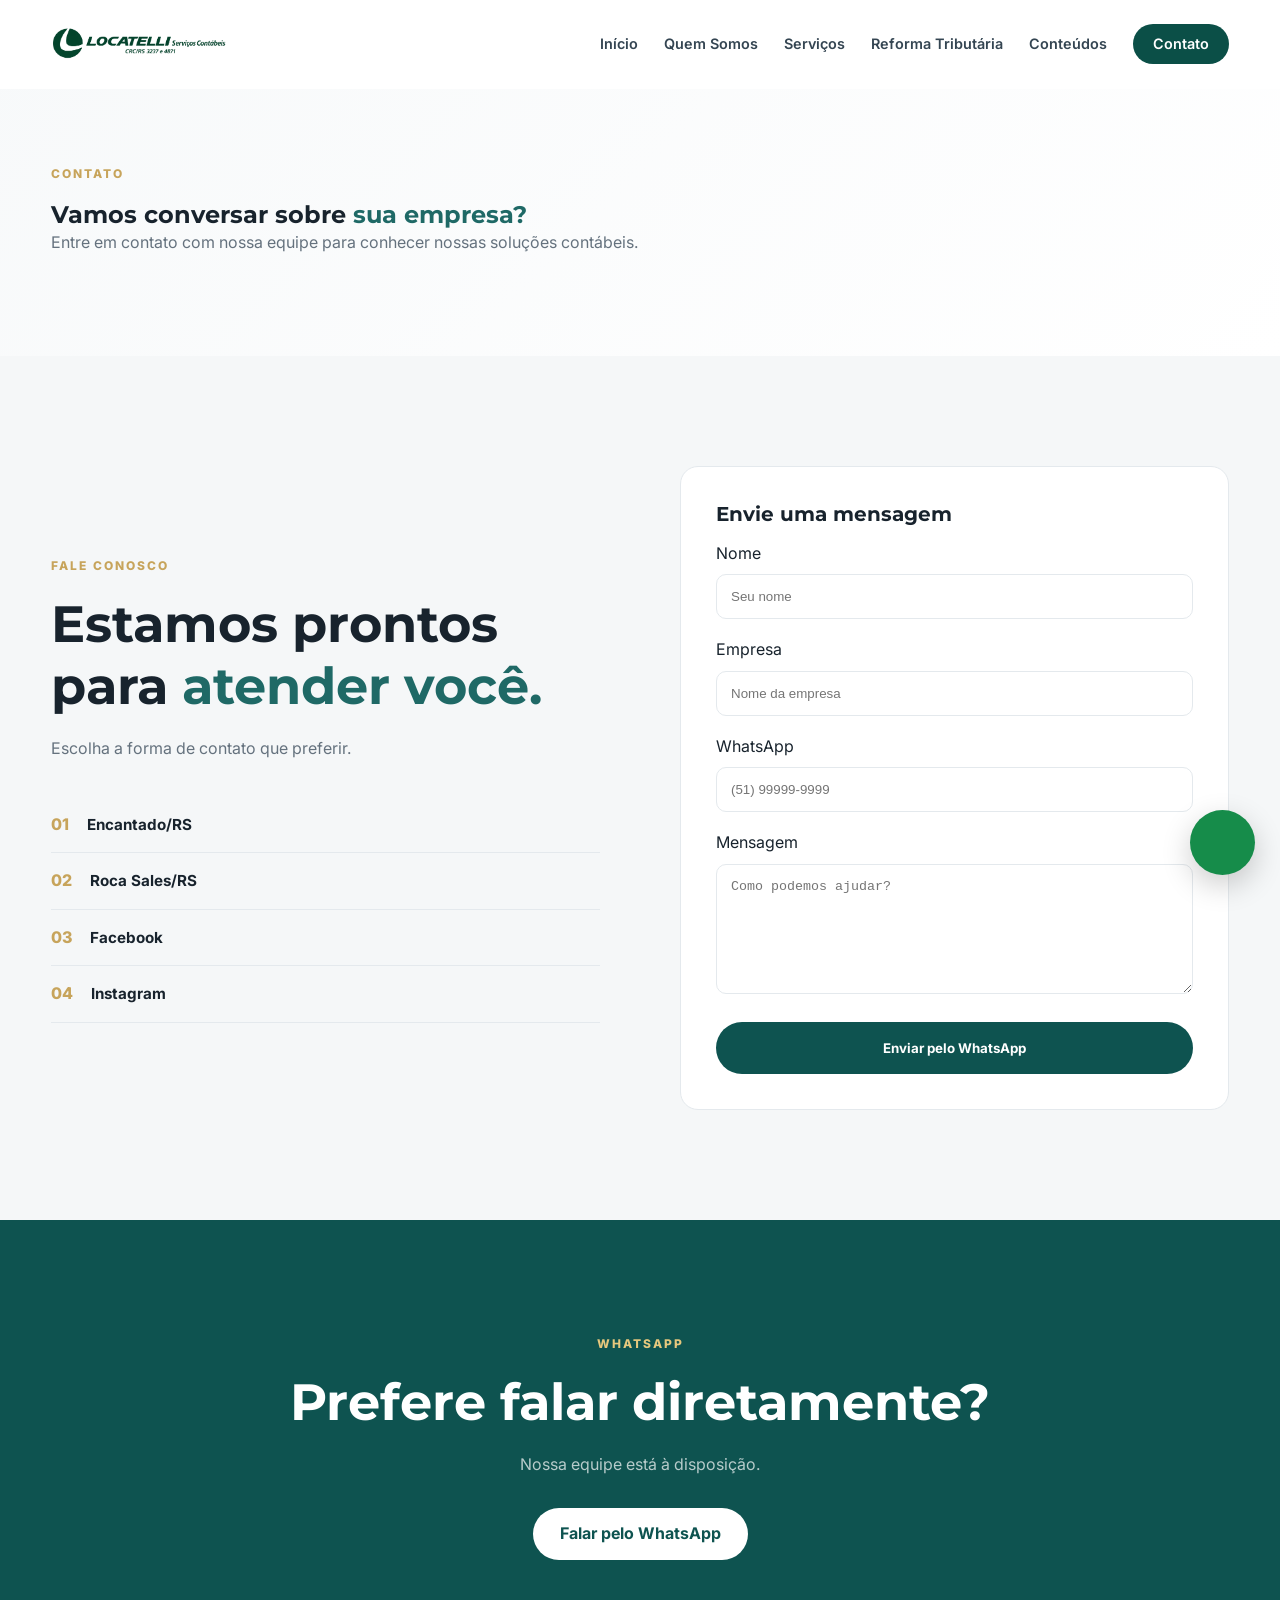
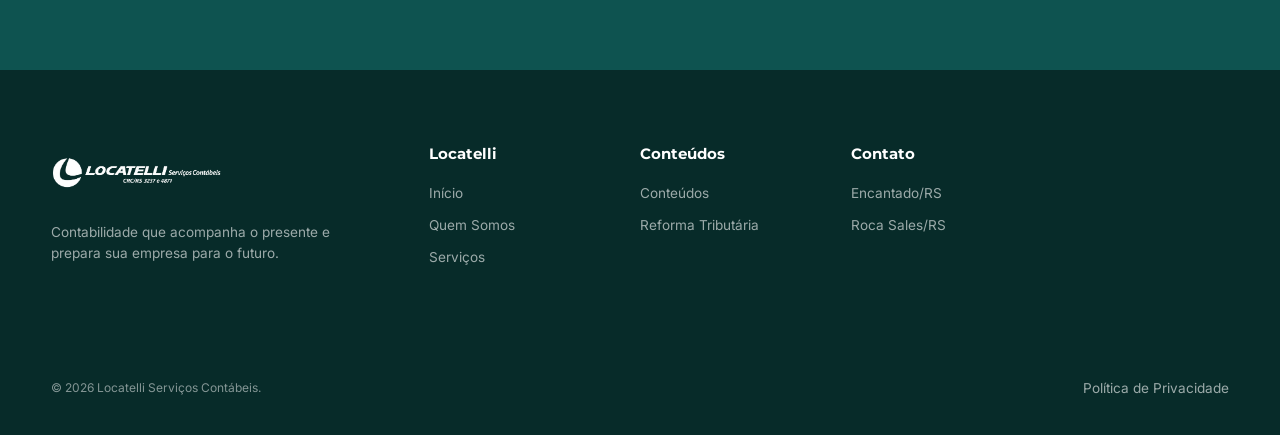
<file: contato.html>
<!DOCTYPE html>
<html lang="pt-BR">

<head>

<meta charset="UTF-8">
<meta name="viewport" content="width=device-width, initial-scale=1.0">

<title>Contato | Locatelli Serviços Contábeis</title>

<meta name="description"
content="Entre em contato com a Locatelli Serviços Contábeis. Atendimento em Encantado e Roca Sales.">

<link rel="preconnect" href="https://fonts.googleapis.com">
<link rel="preconnect" href="https://fonts.gstatic.com" crossorigin">

<link href="https://fonts.googleapis.com/css2?family=Inter:wght@400;500;600;700&family=Montserrat:wght@500;600;700;800&display=swap" rel="stylesheet">

<link rel="stylesheet" href="css/style.css">

</head>

<body>

<header class="header" id="header">

<div class="container nav-container">

<a href="index.html" class="logo">
<img src="imagens/logo.png" alt="Locatelli Serviços Contábeis">
</a>

<button class="menu-toggle" id="menuToggle">
<span></span>
<span></span>
<span></span>
</button>

<nav class="nav" id="nav">

<a href="index.html">Início</a>
<a href="quem-somos.html">Quem Somos</a>
<a href="servicos.html">Serviços</a>
<a href="reforma-tributaria.html">Reforma Tributária</a>
<a href="conteudos.html">Conteúdos</a>
<a href="#contato.html" class="btn-menu-contato">Contato</a></li>


</nav>

</div>

</header>


<main>

<section class="hero">

<div class="container">

<span class="eyebrow">
CONTATO
</span>

<h1>
Vamos conversar sobre
<span>sua empresa?</span>
</h1>

<p style="max-width:700px;color:#65727e;">
Entre em contato com nossa equipe para conhecer
nossas soluções contábeis.
</p>

</div>

</section>


<section class="section section-light">

<div class="container about-grid">


<div>

<span class="eyebrow">
FALE CONOSCO
</span>

<h2>
Estamos prontos para
<span>atender você.</span>
</h2>

<p style="color:#65727e;margin:20px 0;">
Escolha a forma de contato que preferir.
</p>


<div class="future-list">

<div>
<span>01</span>
<a href="https://wa.me/5551997049107" target="_blank">
       <strong>Encantado/RS</strong> 
    </a>
</div>

<div>
<span>02</span>
<a href="https://wa.me/5551989619901?" target="_blank">
<strong>Roca Sales/RS</strong>
</a>
</div>

<div>
<span>03</span>
<a href="https://www.facebook.com/profile.php?id=61590508286813" target="_blank">
<strong>Facebook</strong>
</a>
</div>

<div>
<span>04</span>
<a href="https://www.instagram.com/locatelli_contabilidade/" target="_blank">
<strong>Instagram</strong>
</a>
</div>

</div>

</div>


<div class="service-card">

<h3>
Envie uma mensagem
</h3>

<form id="contactForm">

<label>
Nome
</label>

<input
type="text"
id="nome"
required
placeholder="Seu nome"
style="width:100%;padding:14px;margin:8px 0 18px;border:1px solid #e4e9ed;border-radius:10px;"
>


<label>
Empresa
</label>

<input
type="text"
id="empresa"
placeholder="Nome da empresa"
style="width:100%;padding:14px;margin:8px 0 18px;border:1px solid #e4e9ed;border-radius:10px;"
>


<label>
WhatsApp
</label>

<input
type="tel"
id="telefone"
placeholder="(51) 99999-9999"
style="width:100%;padding:14px;margin:8px 0 18px;border:1px solid #e4e9ed;border-radius:10px;"
>


<label>
Mensagem
</label>

<textarea
id="mensagem"
required
placeholder="Como podemos ajudar?"
style="width:100%;height:130px;padding:14px;margin:8px 0 20px;border:1px solid #e4e9ed;border-radius:10px;resize:vertical;"
></textarea>


<button
type="submit"
class="btn btn-primary"
style="width:100%;border:none;cursor:pointer;"
>
Enviar pelo WhatsApp
</button>

</form>

</div>

</div>

</section>


<section class="final-cta">

<div class="container">

<span class="eyebrow light">
WHATSAPP
</span>

<h2>
Prefere falar diretamente?
</h2>

<p>
Nossa equipe está à disposição.
</p>

<a href="#" class="btn btn-white whatsapp-link">
Falar pelo WhatsApp
</a>

</div>

</section>

</main>


<footer class="footer">

<div class="container footer-grid">

<div class="footer-brand">

<img src="imagens/logo.png"
alt="Locatelli Serviços Contábeis">

<p>
Contabilidade que acompanha o presente
e prepara sua empresa para o futuro.
</p>

</div>

<div>
<h4>Locatelli</h4>
<a href="index.html">Início</a>
<a href="quem-somos.html">Quem Somos</a>
<a href="servicos.html">Serviços</a>
</div>

<div>
<h4>Conteúdos</h4>
<a href="conteudos.html">Conteúdos</a>
<a href="reforma-tributaria.html">Reforma Tributária</a>
</div>

<div>
<h4>Contato</h4>
<p>Encantado/RS</p>
<p>Roca Sales/RS</p>
</div>

</div>

<div class="footer-bottom">

<div class="container">

<span>© 2026 Locatelli Serviços Contábeis.</span>

<a href="privacidade.html">
Política de Privacidade
</a>

</div>

</div>

</footer>


<a href="#" class="floating-whatsapp whatsapp-link">
<span>WhatsApp</span>
</a>


<script>

document.getElementById("contactForm")
.addEventListener("submit", function(event) {

event.preventDefault();

const nome =
document.getElementById("nome").value;

const empresa =
document.getElementById("empresa").value;

const telefone =
document.getElementById("telefone").value;

const mensagem =
document.getElementById("mensagem").value;


const text =
`Olá! Meu nome é ${nome}.
Empresa: ${empresa}.
WhatsApp: ${telefone}.

Mensagem:
${mensagem}`;


const number =
"5551XXXXXXXXX";


const url =
`https://wa.me/${number}?text=${encodeURIComponent(text)}`;

window.open(url, "_blank");

});

</script>

<script src="js/script.js"></script>

</body>
</html>
</file>
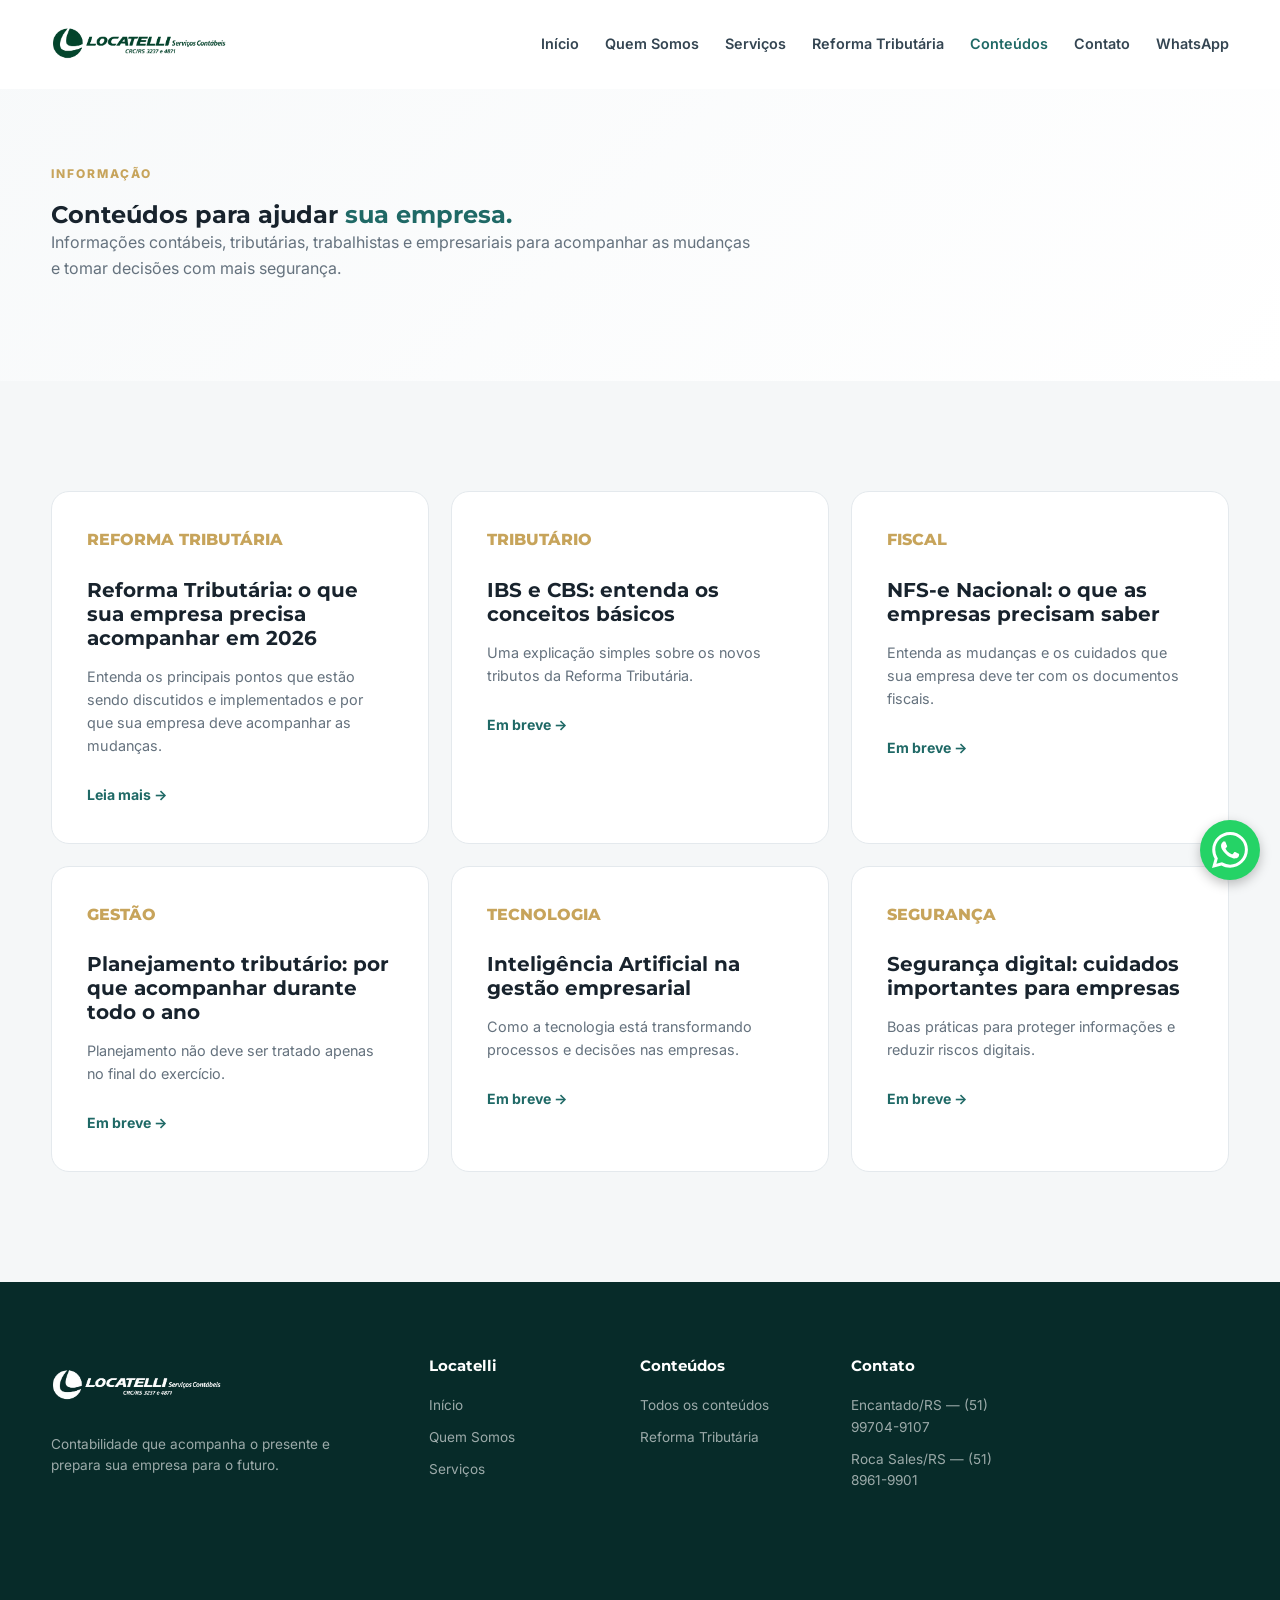
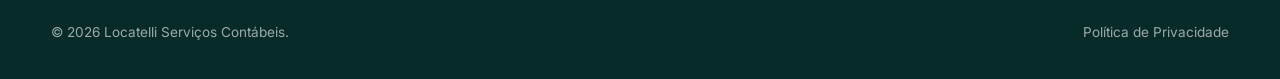
<file: conteudos.html>
<!DOCTYPE html>
<html lang="pt-BR">

<head>

<meta charset="UTF-8">
<meta name="viewport" content="width=device-width, initial-scale=1.0">

<title>Conteúdos | Locatelli Serviços Contábeis</title>

<meta name="description"
content="Conteúdos contábeis, fiscais, trabalhistas, tributários e empresariais da Locatelli.">

<link rel="preconnect" href="https://fonts.googleapis.com">
<link rel="preconnect" href="https://fonts.gstatic.com" crossorigin">

<link href="https://fonts.googleapis.com/css2?family=Inter:wght@400;500;600;700&family=Montserrat:wght@500;600;700;800&display=swap" rel="stylesheet">

<link rel="stylesheet" href="css/style.css">

</head>

<body>

<header class="header" id="header">

<div class="container nav-container">

<a href="index.html" class="logo">
<img src="imagens/logo.png" alt="Locatelli Serviços Contábeis">
</a>

<button class="menu-toggle" id="menuToggle">
<span></span>
<span></span>
<span></span>
</button>

<nav class="nav" id="nav">

<a href="index.html">Início</a>
<a href="quem-somos.html">Quem Somos</a>
<a href="servicos.html">Serviços</a>
<a href="reforma-tributaria.html">Reforma Tributária</a>
<a href="conteudos.html" class="active">Conteúdos</a>
<a href="contato.html">Contato</a>

<a href="#" class="nav-whatsapp whatsapp-link">
WhatsApp
</a>

</nav>

</div>

</header>


<main>

<section class="hero">

<div class="container">

<span class="eyebrow">
INFORMAÇÃO
</span>

<h1>
Conteúdos para ajudar
<span>sua empresa.</span>
</h1>

<p style="max-width:700px;color:#65727e;">
Informações contábeis, tributárias, trabalhistas
e empresariais para acompanhar as mudanças
e tomar decisões com mais segurança.
</p>

</div>

</section>


<section class="section section-light">

<div class="container">

<div class="services-grid">


<article class="service-card">

<div class="service-number">
REFORMA TRIBUTÁRIA
</div>

<h3>
Reforma Tributária:
o que sua empresa precisa acompanhar em 2026
</h3>

<p>
Entenda os principais pontos que estão sendo
discutidos e implementados e por que sua empresa
deve acompanhar as mudanças.
</p>

<a href="reforma-tributaria.html">
Leia mais →
</a>

</article>


<article class="service-card">

<div class="service-number">
TRIBUTÁRIO
</div>

<h3>
IBS e CBS: entenda os conceitos básicos
</h3>

<p>
Uma explicação simples sobre os novos tributos
da Reforma Tributária.
</p>

<a href="#">
Em breve →
</a>

</article>


<article class="service-card">

<div class="service-number">
FISCAL
</div>

<h3>
NFS-e Nacional: o que as empresas precisam saber
</h3>

<p>
Entenda as mudanças e os cuidados que sua empresa
deve ter com os documentos fiscais.
</p>

<a href="#">
Em breve →
</a>

</article>


<article class="service-card">

<div class="service-number">
GESTÃO
</div>

<h3>
Planejamento tributário: por que acompanhar
durante todo o ano
</h3>

<p>
Planejamento não deve ser tratado apenas no final
do exercício.
</p>

<a href="#">
Em breve →
</a>

</article>


<article class="service-card">

<div class="service-number">
TECNOLOGIA
</div>

<h3>
Inteligência Artificial na gestão empresarial
</h3>

<p>
Como a tecnologia está transformando processos
e decisões nas empresas.
</p>

<a href="#">
Em breve →
</a>

</article>


<article class="service-card">

<div class="service-number">
SEGURANÇA
</div>

<h3>
Segurança digital: cuidados importantes
para empresas
</h3>

<p>
Boas práticas para proteger informações
e reduzir riscos digitais.
</p>

<a href="#">
Em breve →
</a>

</article>


</div>

</div>

</section>

</main>


<footer class="footer">

<div class="container footer-grid">

<div class="footer-brand">

<img src="imagens/logo.png"
alt="Locatelli Serviços Contábeis">

<p>
Contabilidade que acompanha o presente
e prepara sua empresa para o futuro.
</p>

</div>

<div>
<h4>Locatelli</h4>
<a href="index.html">Início</a>
<a href="quem-somos.html">Quem Somos</a>
<a href="servicos.html">Serviços</a>
</div>

<div>
<h4>Conteúdos</h4>
<a href="conteudos.html">Todos os conteúdos</a>
<a href="reforma-tributaria.html">Reforma Tributária</a>
</div>

<div>
<h4>Contato</h4>
<a href="https://wa.me/5551997049107" target="_blank">
        Encantado/RS — (51) 99704-9107
    </a>

    <a href="https://wa.me/555189619901" target="_blank">
        Roca Sales/RS — (51) 8961-9901
</div>

</div>

<div class="footer-bottom">

<div class="container">

<span>© 2026 Locatelli Serviços Contábeis.</span>

<a href="privacidade.html">Política de Privacidade</a>

</div>

</div>

</footer>


<a href="https://linktr.ee/escritoriocontabillocatelli" class="btn-whatsapp-fixo" target="_blank" rel="noopener noreferrer">
   <svg class="icon-whats-vetor" viewBox="0 0 24 24" xmlns="http://w3.org">
        <path d="M17.472 14.382c-.297-.149-1.758-.867-2.03-.967-.273-.099-.471-.148-.67.15-.197.297-.767.966-.94 1.164-.173.199-.347.223-.644.075-.297-.15-1.255-.463-2.39-1.475-.883-.788-1.48-1.761-1.653-2.059-.173-.297-.018-.458.13-.606.134-.133.298-.347.446-.52.149-.174.198-.298.298-.497.099-.198.05-.371-.025-.52-.075-.149-.669-1.612-.916-2.207-.242-.579-.487-.5-.669-.51-.173-.008-.371-.01-.57-.01-.198 0-.52.074-.792.372-.272.297-1.04 1.016-1.04 2.479 0 1.462 1.065 2.875 1.213 3.074.149.198 2.096 3.2 5.077 4.487.709.306 1.262.489 1.694.625.712.227 1.36.195 1.871.118.571-.085 1.758-.719 2.006-1.413.248-.694.248-1.289.173-1.413-.074-.124-.272-.198-.57-.347m-5.421 7.403h-.004a9.87 9.87 0 01-5.031-1.378l-.361-.214-3.741.982.998-3.648-.235-.374a9.86 9.86 0 01-1.51-5.26c.001-5.45 4.436-9.884 9.888-9.884 2.64 0 5.122 1.03 6.988 2.898a9.825 9.825 0 012.893 6.994c-.003 5.45-4.437 9.884-9.885 9.884m8.413-18.297A11.815 11.815 0 0012.05 0C5.495 0 .16 5.334.157 11.892c0 2.096.547 4.142 1.588 5.945L0 24l6.335-1.662c1.746.953 3.71 1.454 5.709 1.455h.005c6.554 0 11.89-5.335 11.893-11.893a11.821 11.821 0 00-3.48-8.413z"/>
    </svg>
</a>

<script src="js/script.js"></script>

</body>
</html>
</file>
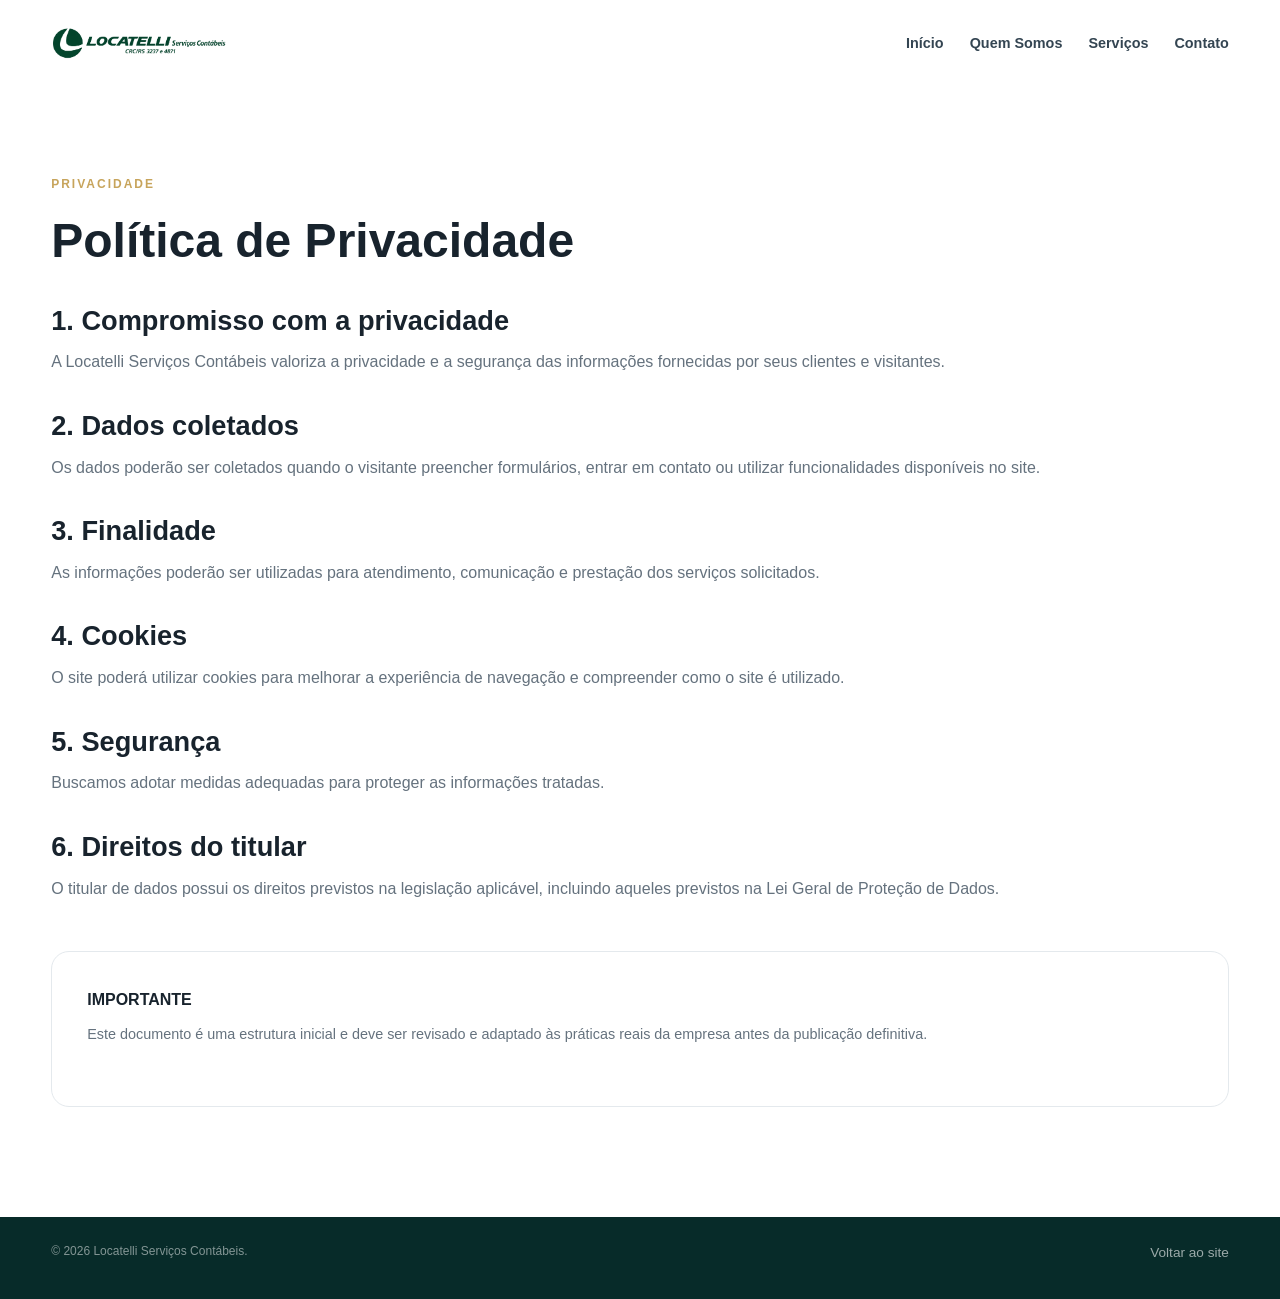
<file: privacidade.html>
<!DOCTYPE html>
<html lang="pt-BR">

<head>

<meta charset="UTF-8">
<meta name="viewport" content="width=device-width, initial-scale=1.0">

<title>Política de Privacidade | Locatelli</title>

<link rel="stylesheet" href="css/style.css">

</head>

<body>

<header class="header">

<div class="container nav-container">

<a href="index.html" class="logo">

<img src="imagens/logo.png"
alt="Locatelli Serviços Contábeis">

</a>

<nav class="nav">

<a href="index.html">Início</a>
<a href="quem-somos.html">Quem Somos</a>
<a href="servicos.html">Serviços</a>
<a href="contato.html">Contato</a>

</nav>

</div>

</header>


<main>

<section class="section" style="padding-top:170px;">

<div class="container">

<span class="eyebrow">
PRIVACIDADE
</span>

<h1 style="font-size:3rem;margin-bottom:35px;">
Política de Privacidade
</h1>


<h2 style="font-size:1.7rem;margin-top:35px;">
1. Compromisso com a privacidade
</h2>

<p style="color:#65727e;margin-top:12px;">
A Locatelli Serviços Contábeis valoriza a privacidade
e a segurança das informações fornecidas por seus
clientes e visitantes.
</p>


<h2 style="font-size:1.7rem;margin-top:35px;">
2. Dados coletados
</h2>

<p style="color:#65727e;margin-top:12px;">
Os dados poderão ser coletados quando o visitante
preencher formulários, entrar em contato ou utilizar
funcionalidades disponíveis no site.
</p>


<h2 style="font-size:1.7rem;margin-top:35px;">
3. Finalidade
</h2>

<p style="color:#65727e;margin-top:12px;">
As informações poderão ser utilizadas para atendimento,
comunicação e prestação dos serviços solicitados.
</p>


<h2 style="font-size:1.7rem;margin-top:35px;">
4. Cookies
</h2>

<p style="color:#65727e;margin-top:12px;">
O site poderá utilizar cookies para melhorar a experiência
de navegação e compreender como o site é utilizado.
</p>


<h2 style="font-size:1.7rem;margin-top:35px;">
5. Segurança
</h2>

<p style="color:#65727e;margin-top:12px;">
Buscamos adotar medidas adequadas para proteger
as informações tratadas.
</p>


<h2 style="font-size:1.7rem;margin-top:35px;">
6. Direitos do titular
</h2>

<p style="color:#65727e;margin-top:12px;">
O titular de dados possui os direitos previstos na
legislação aplicável, incluindo aqueles previstos
na Lei Geral de Proteção de Dados.
</p>


<div class="service-card" style="margin-top:50px;">

<strong>
IMPORTANTE
</strong>

<p style="margin-top:10px;">
Este documento é uma estrutura inicial e deve ser
revisado e adaptado às práticas reais da empresa
antes da publicação definitiva.
</p>

</div>

</div>

</section>

</main>


<footer class="footer">

<div class="footer-bottom">

<div class="container">

<span>
© 2026 Locatelli Serviços Contábeis.
</span>

<a href="index.html">
Voltar ao site
</a>

</div>

</div>

</footer>

</body>
</html>
</file>
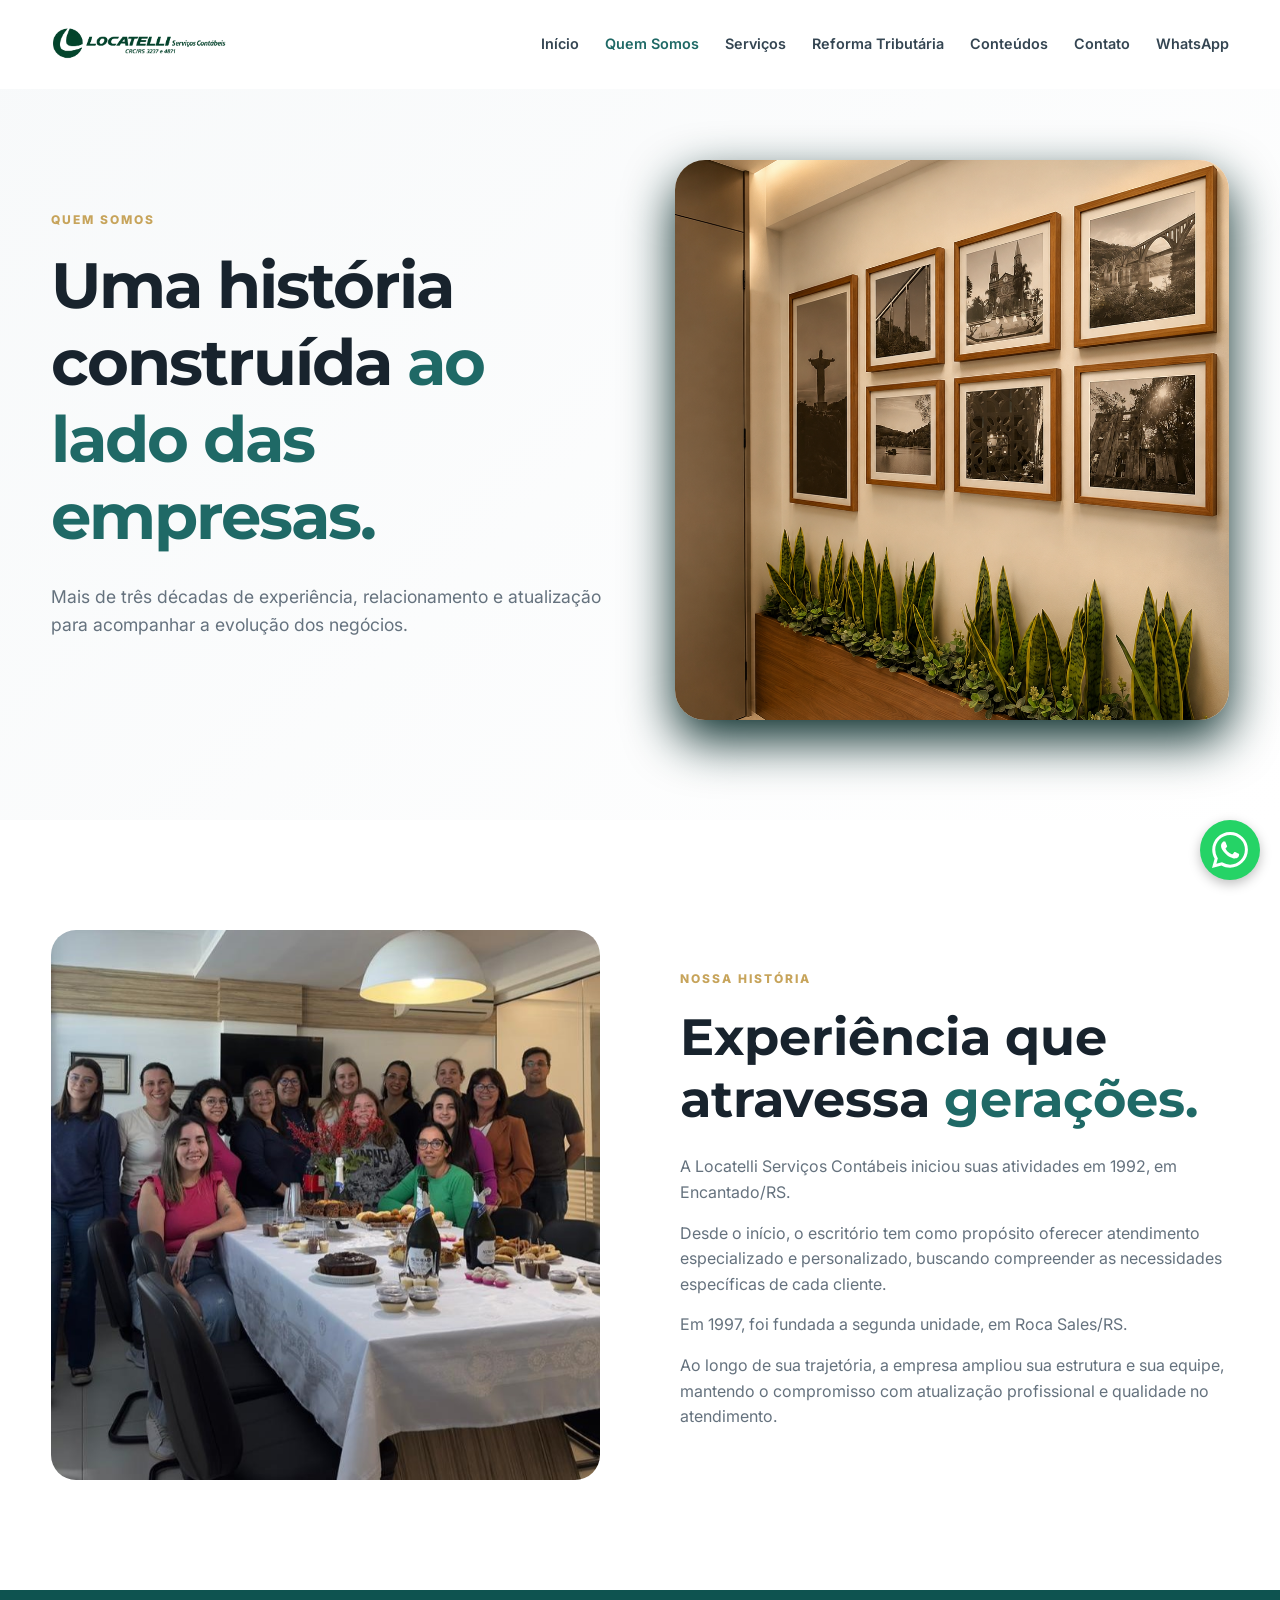
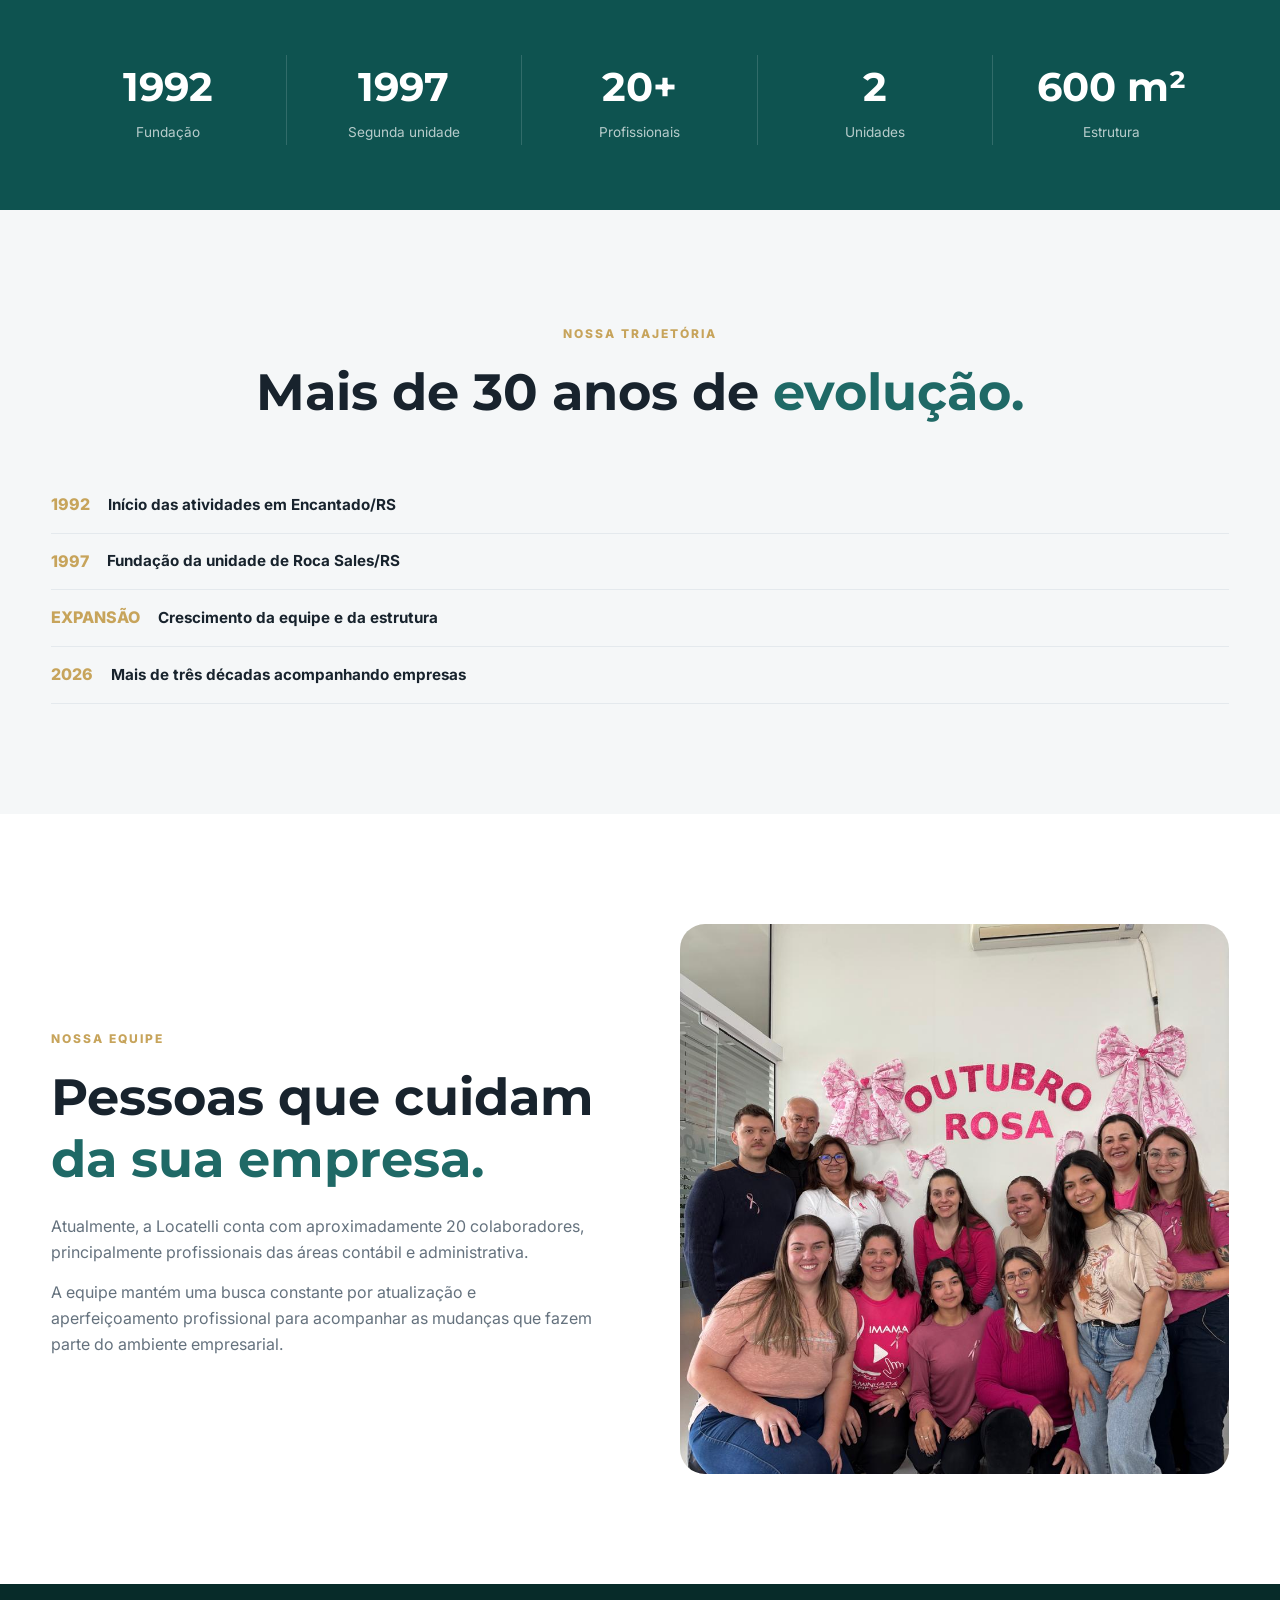
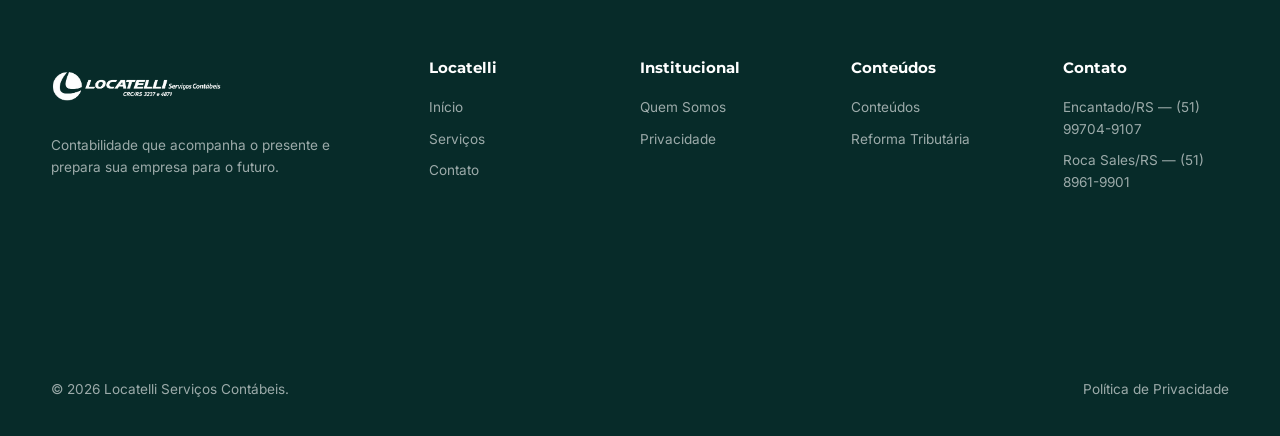
<file: quem-somos.html>
<!DOCTYPE html>
<html lang="pt-BR">
<head>

<meta charset="UTF-8">
<meta name="viewport" content="width=device-width, initial-scale=1.0">

<title>Quem Somos | Locatelli Serviços Contábeis</title>

<meta name="description"
content="Conheça a história da Locatelli Serviços Contábeis, fundada em 1992 e com atuação em Encantado e Roca Sales.">

<link rel="preconnect" href="https://fonts.googleapis.com">
<link rel="preconnect" href="https://fonts.gstatic.com" crossorigin>

<link href="https://fonts.googleapis.com/css2?family=Inter:wght@400;500;600;700&family=Montserrat:wght@500;600;700;800&display=swap" rel="stylesheet">

<link rel="stylesheet" href="css/style.css">

</head>

<body>

<header class="header" id="header">

<div class="container nav-container">

<a href="index.html" class="logo">
<img src="imagens/logo.png" alt="Locatelli Serviços Contábeis">
</a>

<button class="menu-toggle" id="menuToggle">
<span></span>
<span></span>
<span></span>
</button>

<nav class="nav" id="nav">

<a href="index.html">Início</a>
<a href="quem-somos.html" class="active">Quem Somos</a>
<a href="servicos.html">Serviços</a>
<a href="reforma-tributaria.html">Reforma Tributária</a>
<a href="conteudos.html">Conteúdos</a>
<a href="contato.html">Contato</a>

<a href="#" class="nav-whatsapp whatsapp-link">
WhatsApp
</a>

</nav>

</div>

</header>


<main>

<section class="hero">

<div class="container hero-grid">

<div class="hero-content">

<span class="eyebrow">
QUEM SOMOS
</span>

<h1>
Uma história construída
<span>ao lado das empresas.</span>
</h1>

<p>
Mais de três décadas de experiência, relacionamento
e atualização para acompanhar a evolução dos negócios.
</p>

</div>

<div class="hero-image">

<img src="imagens/escritorio.png"
alt="Escritório da Locatelli Serviços Contábeis">

</div>

</div>

</section>


<section class="section">

<div class="container about-grid">

<div class="about-image">

<img src="imagens/equipe.jpg"
alt="Equipe da Locatelli Serviços Contábeis">

</div>


<div class="about-content">

<span class="eyebrow">
NOSSA HISTÓRIA
</span>

<h2>
Experiência que atravessa
<span>gerações.</span>
</h2>

<p>
A Locatelli Serviços Contábeis iniciou suas atividades
em 1992, em Encantado/RS.
</p>

<p>
Desde o início, o escritório tem como propósito oferecer
atendimento especializado e personalizado, buscando
compreender as necessidades específicas de cada cliente.
</p>

<p>
Em 1997, foi fundada a segunda unidade, em Roca Sales/RS.
</p>

<p>
Ao longo de sua trajetória, a empresa ampliou sua estrutura
e sua equipe, mantendo o compromisso com atualização
profissional e qualidade no atendimento.
</p>

</div>

</div>

</section>


<section class="numbers-section">

<div class="container numbers-grid">

<div class="number-item">
<strong>1992</strong>
<span>Fundação</span>
</div>

<div class="number-item">
<strong>1997</strong>
<span>Segunda unidade</span>
</div>

<div class="number-item">
<strong>20+</strong>
<span>Profissionais</span>
</div>

<div class="number-item">
<strong>2</strong>
<span>Unidades</span>
</div>

<div class="number-item">
<strong>600 m²</strong>
<span>Estrutura</span>
</div>

</div>

</section>


<section class="section section-light">

<div class="container">

<div class="section-heading center">

<span class="eyebrow">
NOSSA TRAJETÓRIA
</span>

<h2>
Mais de 30 anos de
<span>evolução.</span>
</h2>

</div>


<div class="future-list">

<div>
<span>1992</span>
<strong>Início das atividades em Encantado/RS</strong>
</div>

<div>
<span>1997</span>
<strong>Fundação da unidade de Roca Sales/RS</strong>
</div>

<div>
<span>EXPANSÃO</span>
<strong>Crescimento da equipe e da estrutura</strong>
</div>

<div>
<span>2026</span>
<strong>Mais de três décadas acompanhando empresas</strong>
</div>

</div>

</div>

</section>


<section class="section">

<div class="container about-grid">

<div class="about-content">

<span class="eyebrow">
NOSSA EQUIPE
</span>

<h2>
Pessoas que cuidam
<span>da sua empresa.</span>
</h2>

<p>
Atualmente, a Locatelli conta com aproximadamente
20 colaboradores, principalmente profissionais das
áreas contábil e administrativa.
</p>

<p>
A equipe mantém uma busca constante por atualização
e aperfeiçoamento profissional para acompanhar as
mudanças que fazem parte do ambiente empresarial.
</p>

</div>

<div class="about-image">

<img src="imagens/fundadoras.jpeg"
alt="Fundadoras da Locatelli Serviços Contábeis">

</div>

</div>

</section>

</main>


<footer class="footer">

<div class="container footer-grid">

<div class="footer-brand">

<img src="imagens/logo.png"
alt="Locatelli Serviços Contábeis">

<p>
Contabilidade que acompanha o presente
e prepara sua empresa para o futuro.
</p>

</div>

<div>
<h4>Locatelli</h4>
<a href="index.html">Início</a>
<a href="servicos.html">Serviços</a>
<a href="contato.html">Contato</a>
</div>

<div>
<h4>Institucional</h4>
<a href="quem-somos.html">Quem Somos</a>
<a href="privacidade.html">Privacidade</a>
</div>

<div>
<h4>Conteúdos</h4>
<a href="conteudos.html">Conteúdos</a>
<a href="reforma-tributaria.html">Reforma Tributária</a>
</div>

<div>
<h4>Contato</h4>
<a href="https://wa.me/5551997049107" target="_blank">
        Encantado/RS — (51) 99704-9107
    </a>

    <a href="https://wa.me/555189619901" target="_blank">
        Roca Sales/RS — (51) 8961-9901
</div>

</div>

<div class="footer-bottom">

<div class="container">

<span>© 2026 Locatelli Serviços Contábeis.</span>

<a href="privacidade.html">
Política de Privacidade
</a>

</div>

</div>

</footer>


<a href="https://linktr.ee/escritoriocontabillocatelli" class="btn-whatsapp-fixo" target="_blank" rel="noopener noreferrer">
   <svg class="icon-whats-vetor" viewBox="0 0 24 24" xmlns="http://w3.org">
        <path d="M17.472 14.382c-.297-.149-1.758-.867-2.03-.967-.273-.099-.471-.148-.67.15-.197.297-.767.966-.94 1.164-.173.199-.347.223-.644.075-.297-.15-1.255-.463-2.39-1.475-.883-.788-1.48-1.761-1.653-2.059-.173-.297-.018-.458.13-.606.134-.133.298-.347.446-.52.149-.174.198-.298.298-.497.099-.198.05-.371-.025-.52-.075-.149-.669-1.612-.916-2.207-.242-.579-.487-.5-.669-.51-.173-.008-.371-.01-.57-.01-.198 0-.52.074-.792.372-.272.297-1.04 1.016-1.04 2.479 0 1.462 1.065 2.875 1.213 3.074.149.198 2.096 3.2 5.077 4.487.709.306 1.262.489 1.694.625.712.227 1.36.195 1.871.118.571-.085 1.758-.719 2.006-1.413.248-.694.248-1.289.173-1.413-.074-.124-.272-.198-.57-.347m-5.421 7.403h-.004a9.87 9.87 0 01-5.031-1.378l-.361-.214-3.741.982.998-3.648-.235-.374a9.86 9.86 0 01-1.51-5.26c.001-5.45 4.436-9.884 9.888-9.884 2.64 0 5.122 1.03 6.988 2.898a9.825 9.825 0 012.893 6.994c-.003 5.45-4.437 9.884-9.885 9.884m8.413-18.297A11.815 11.815 0 0012.05 0C5.495 0 .16 5.334.157 11.892c0 2.096.547 4.142 1.588 5.945L0 24l6.335-1.662c1.746.953 3.71 1.454 5.709 1.455h.005c6.554 0 11.89-5.335 11.893-11.893a11.821 11.821 0 00-3.48-8.413z"/>
    </svg>
</a>


<script src="js/script.js"></script>

</body>
</html>
</file>
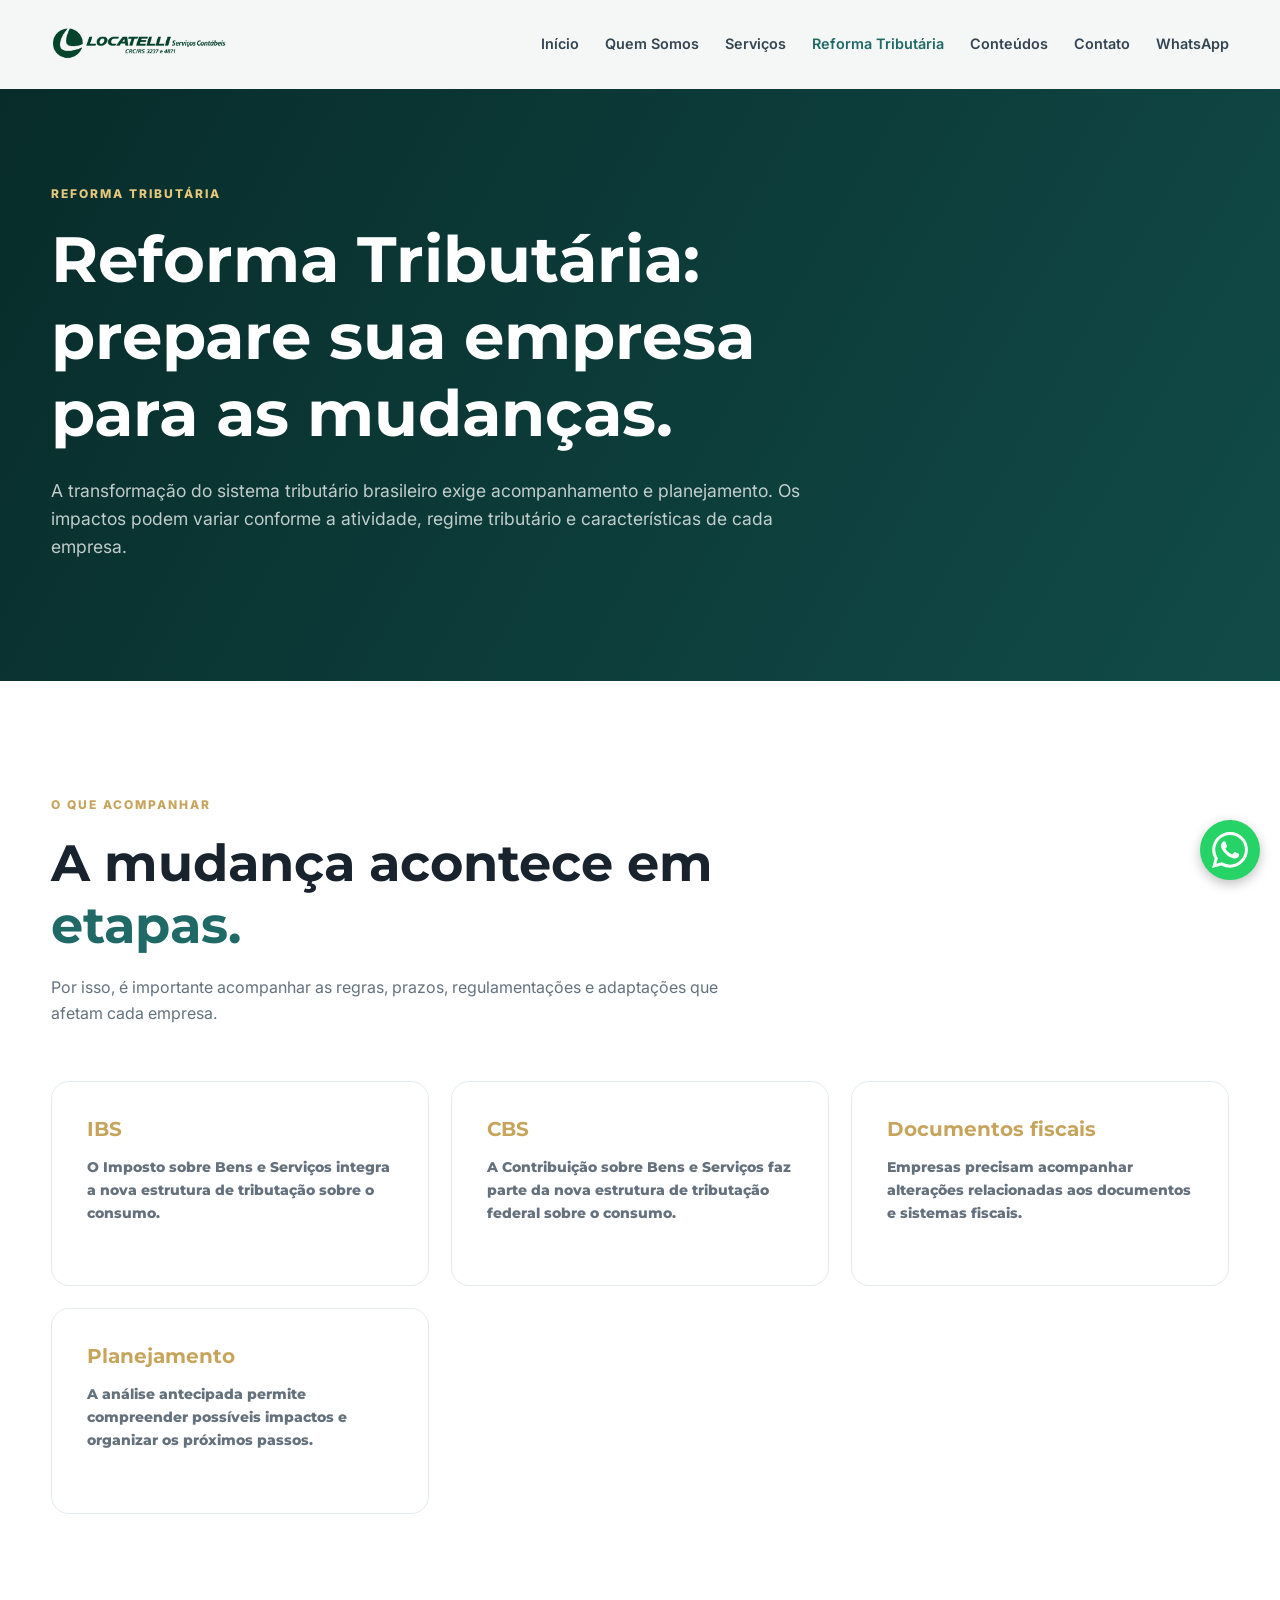
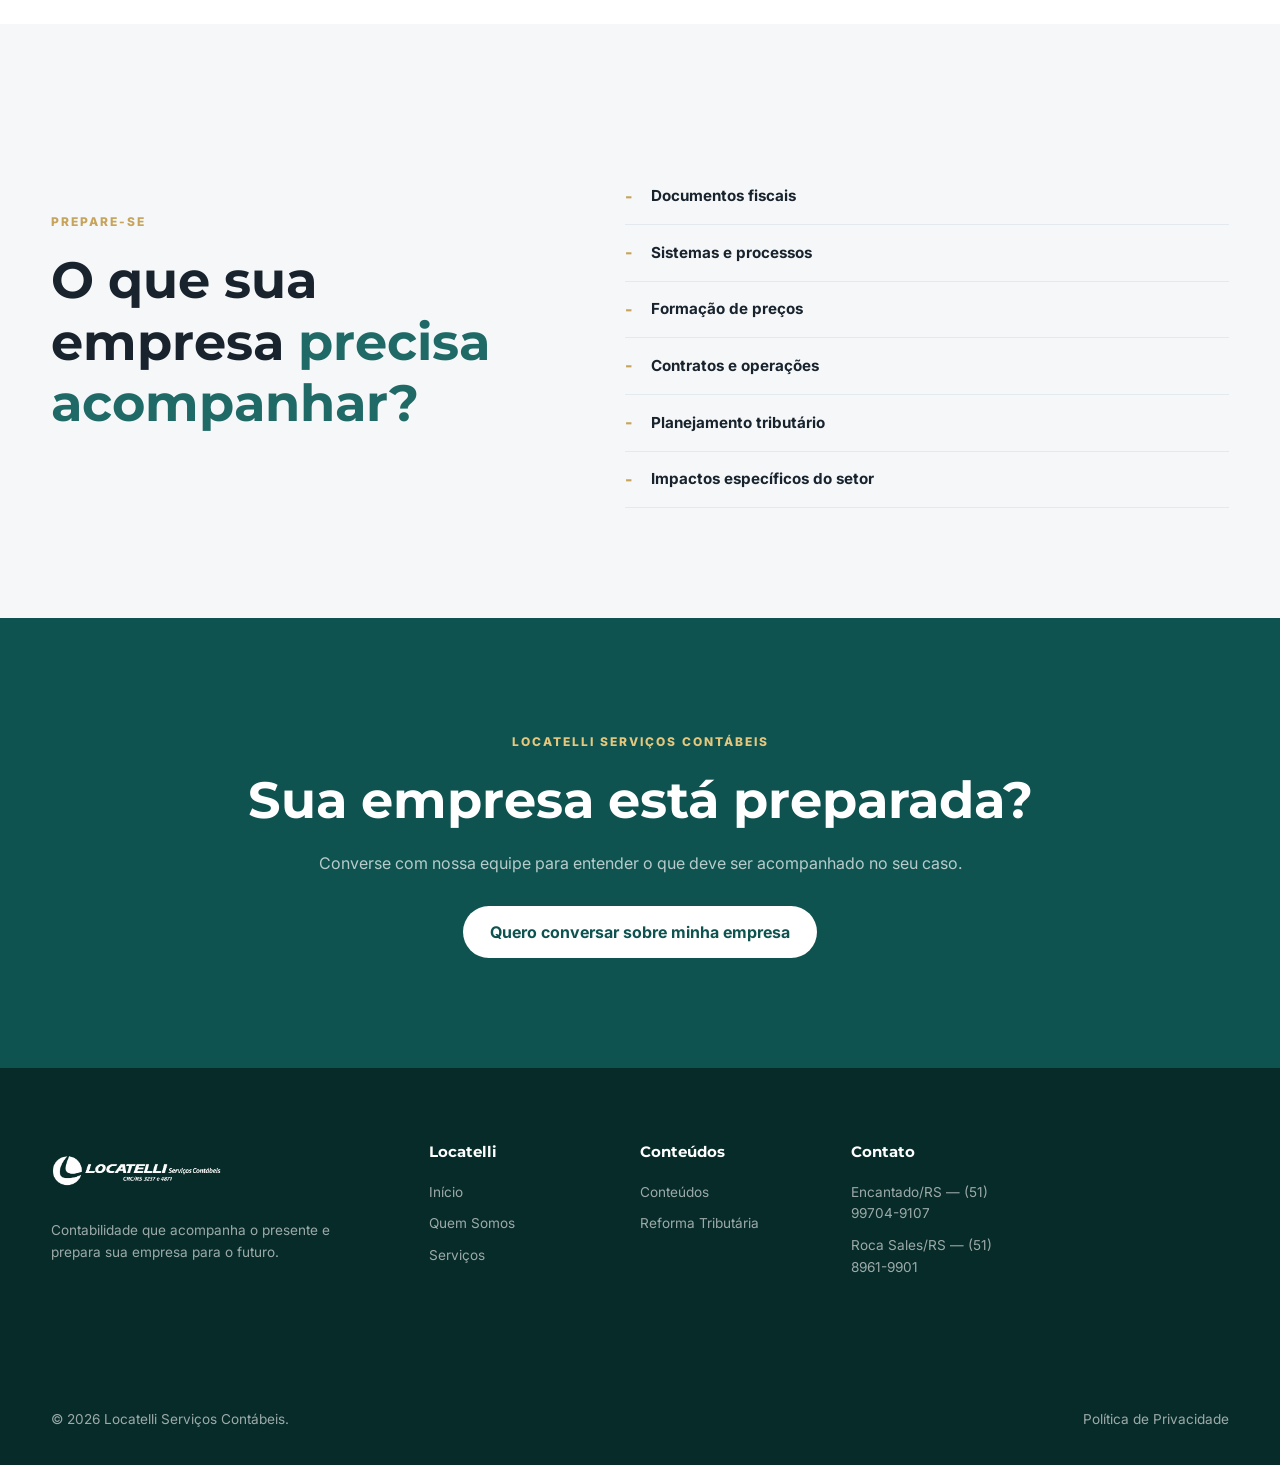
<file: reforma-tributaria.html>
<!DOCTYPE html>
<html lang="pt-BR">

<head>

<meta charset="UTF-8">
<meta name="viewport" content="width=device-width, initial-scale=1.0">

<title>Reforma Tributária 2026 | Locatelli</title>

<meta name="description"
content="Entenda os principais pontos da Reforma Tributária e o que sua empresa deve acompanhar em 2026.">

<link rel="preconnect" href="https://fonts.googleapis.com">
<link rel="preconnect" href="https://fonts.gstatic.com" crossorigin>

<link href="https://fonts.googleapis.com/css2?family=Inter:wght@400;500;600;700&family=Montserrat:wght@500;600;700;800&display=swap" rel="stylesheet">

<link rel="stylesheet" href="css/style.css">

</head>

<body>

<header class="header" id="header">

<div class="container nav-container">

<a href="index.html" class="logo">
<img src="imagens/logo.png" alt="Locatelli Serviços Contábeis">
</a>

<button class="menu-toggle" id="menuToggle">
<span></span>
<span></span>
<span></span>
</button>

<nav class="nav" id="nav">

<a href="index.html">Início</a>
<a href="quem-somos.html">Quem Somos</a>
<a href="servicos.html">Serviços</a>
<a href="reforma-tributaria.html" class="active">
Reforma Tributária
</a>
<a href="conteudos.html">Conteúdos</a>
<a href="contato.html">Contato</a>

<a href="#" class="nav-whatsapp whatsapp-link">
WhatsApp
</a>

</nav>

</div>

</header>


<main>

<section class="reform-home" style="padding-top:180px;">

<div class="container">

<span class="eyebrow light">
REFORMA TRIBUTÁRIA
</span>

<h1 style="font-size:clamp(2.5rem,5vw,4.5rem);max-width:850px;margin-bottom:25px;">
Reforma Tributária:
prepare sua empresa para as mudanças.
</h1>

<p style="max-width:750px;font-size:1.1rem;">
A transformação do sistema tributário brasileiro exige
acompanhamento e planejamento. Os impactos podem variar
conforme a atividade, regime tributário e características
de cada empresa.
</p>

</div>

</section>


<section class="section">

<div class="container">

<div class="section-heading">

<span class="eyebrow">
O QUE ACOMPANHAR
</span>

<h2>
A mudança acontece em
<span>etapas.</span>
</h2>

<p>
Por isso, é importante acompanhar as regras,
prazos, regulamentações e adaptações que
afetam cada empresa.
</p>

</div>


<div class="services-grid">


<article class="service-card">

<div class="service-number"div>

<h3>IBS</h3>

<p>
O Imposto sobre Bens e Serviços integra a nova
estrutura de tributação sobre o consumo.
</p>

</article>


<article class="service-card">

<div class="service-number"div>

<h3>CBS</h3>

<p>
A Contribuição sobre Bens e Serviços faz parte
da nova estrutura de tributação federal sobre o consumo.
</p>

</article>


<article class="service-card">

<div class="service-number"div>

<h3>Documentos fiscais</h3>

<p>
Empresas precisam acompanhar alterações relacionadas
aos documentos e sistemas fiscais.
</p>

</article>


<article class="service-card">

<div class="service-number"div>

<h3>Planejamento</h3>

<p>
A análise antecipada permite compreender possíveis
impactos e organizar os próximos passos.
</p>

</article>


</div>

</div>

</section>


<section class="section section-light">

<div class="container future-grid">

<div>

<span class="eyebrow">
PREPARE-SE
</span>

<h2>
O que sua empresa
<span>precisa acompanhar?</span>
</h2>

</div>


<div class="future-list">

<div>
<span>-</span>
<strong>Documentos fiscais</strong>
</div>

<div>
<span>-</span>
<strong>Sistemas e processos</strong>
</div>

<div>
<span>-</span>
<strong>Formação de preços</strong>
</div>

<div>
<span>-</span>
<strong>Contratos e operações</strong>
</div>

<div>
<span>-</span>
<strong>Planejamento tributário</strong>
</div>

<div>
<span>-</span>
<strong>Impactos específicos do setor</strong>
</div>

</div>

</div>

</section>


<section class="final-cta">

<div class="container">

<span class="eyebrow light">
LOCATELLI SERVIÇOS CONTÁBEIS
</span>

<h2>
Sua empresa está preparada?
</h2>

<p>
Converse com nossa equipe para entender
o que deve ser acompanhado no seu caso.
</p>

<a href="#" class="btn btn-white whatsapp-link">
Quero conversar sobre minha empresa
</a>

</div>

</section>

</main>


<footer class="footer">

<div class="container footer-grid">

<div class="footer-brand">

<img src="imagens/logo.png"
alt="Locatelli Serviços Contábeis">

<p>
Contabilidade que acompanha o presente
e prepara sua empresa para o futuro.
</p>

</div>

<div>
<h4>Locatelli</h4>
<a href="index.html">Início</a>
<a href="quem-somos.html">Quem Somos</a>
<a href="servicos.html">Serviços</a>
</div>

<div>
<h4>Conteúdos</h4>
<a href="conteudos.html">Conteúdos</a>
<a href="reforma-tributaria.html">Reforma Tributária</a>
</div>

<div>
<h4>Contato</h4>
<a href="https://wa.me/5551997049107" target="_blank">
        Encantado/RS — (51) 99704-9107
    </a>

    <a href="https://wa.me/555189619901" target="_blank">
        Roca Sales/RS — (51) 8961-9901
</div>

</div>

<div class="footer-bottom">

<div class="container">

<span>© 2026 Locatelli Serviços Contábeis.</span>

<a href="privacidade.html">Política de Privacidade</a>

</div>

</div>

</footer>


<a href="https://linktr.ee/escritoriocontabillocatelli" class="btn-whatsapp-fixo" target="_blank" rel="noopener noreferrer">
   <svg class="icon-whats-vetor" viewBox="0 0 24 24" xmlns="http://w3.org">
        <path d="M17.472 14.382c-.297-.149-1.758-.867-2.03-.967-.273-.099-.471-.148-.67.15-.197.297-.767.966-.94 1.164-.173.199-.347.223-.644.075-.297-.15-1.255-.463-2.39-1.475-.883-.788-1.48-1.761-1.653-2.059-.173-.297-.018-.458.13-.606.134-.133.298-.347.446-.52.149-.174.198-.298.298-.497.099-.198.05-.371-.025-.52-.075-.149-.669-1.612-.916-2.207-.242-.579-.487-.5-.669-.51-.173-.008-.371-.01-.57-.01-.198 0-.52.074-.792.372-.272.297-1.04 1.016-1.04 2.479 0 1.462 1.065 2.875 1.213 3.074.149.198 2.096 3.2 5.077 4.487.709.306 1.262.489 1.694.625.712.227 1.36.195 1.871.118.571-.085 1.758-.719 2.006-1.413.248-.694.248-1.289.173-1.413-.074-.124-.272-.198-.57-.347m-5.421 7.403h-.004a9.87 9.87 0 01-5.031-1.378l-.361-.214-3.741.982.998-3.648-.235-.374a9.86 9.86 0 01-1.51-5.26c.001-5.45 4.436-9.884 9.888-9.884 2.64 0 5.122 1.03 6.988 2.898a9.825 9.825 0 012.893 6.994c-.003 5.45-4.437 9.884-9.885 9.884m8.413-18.297A11.815 11.815 0 0012.05 0C5.495 0 .16 5.334.157 11.892c0 2.096.547 4.142 1.588 5.945L0 24l6.335-1.662c1.746.953 3.71 1.454 5.709 1.455h.005c6.554 0 11.89-5.335 11.893-11.893a11.821 11.821 0 00-3.48-8.413z"/>
    </svg>
</a>

<script src="js/script.js"></script>

</body>
</html>
</file>
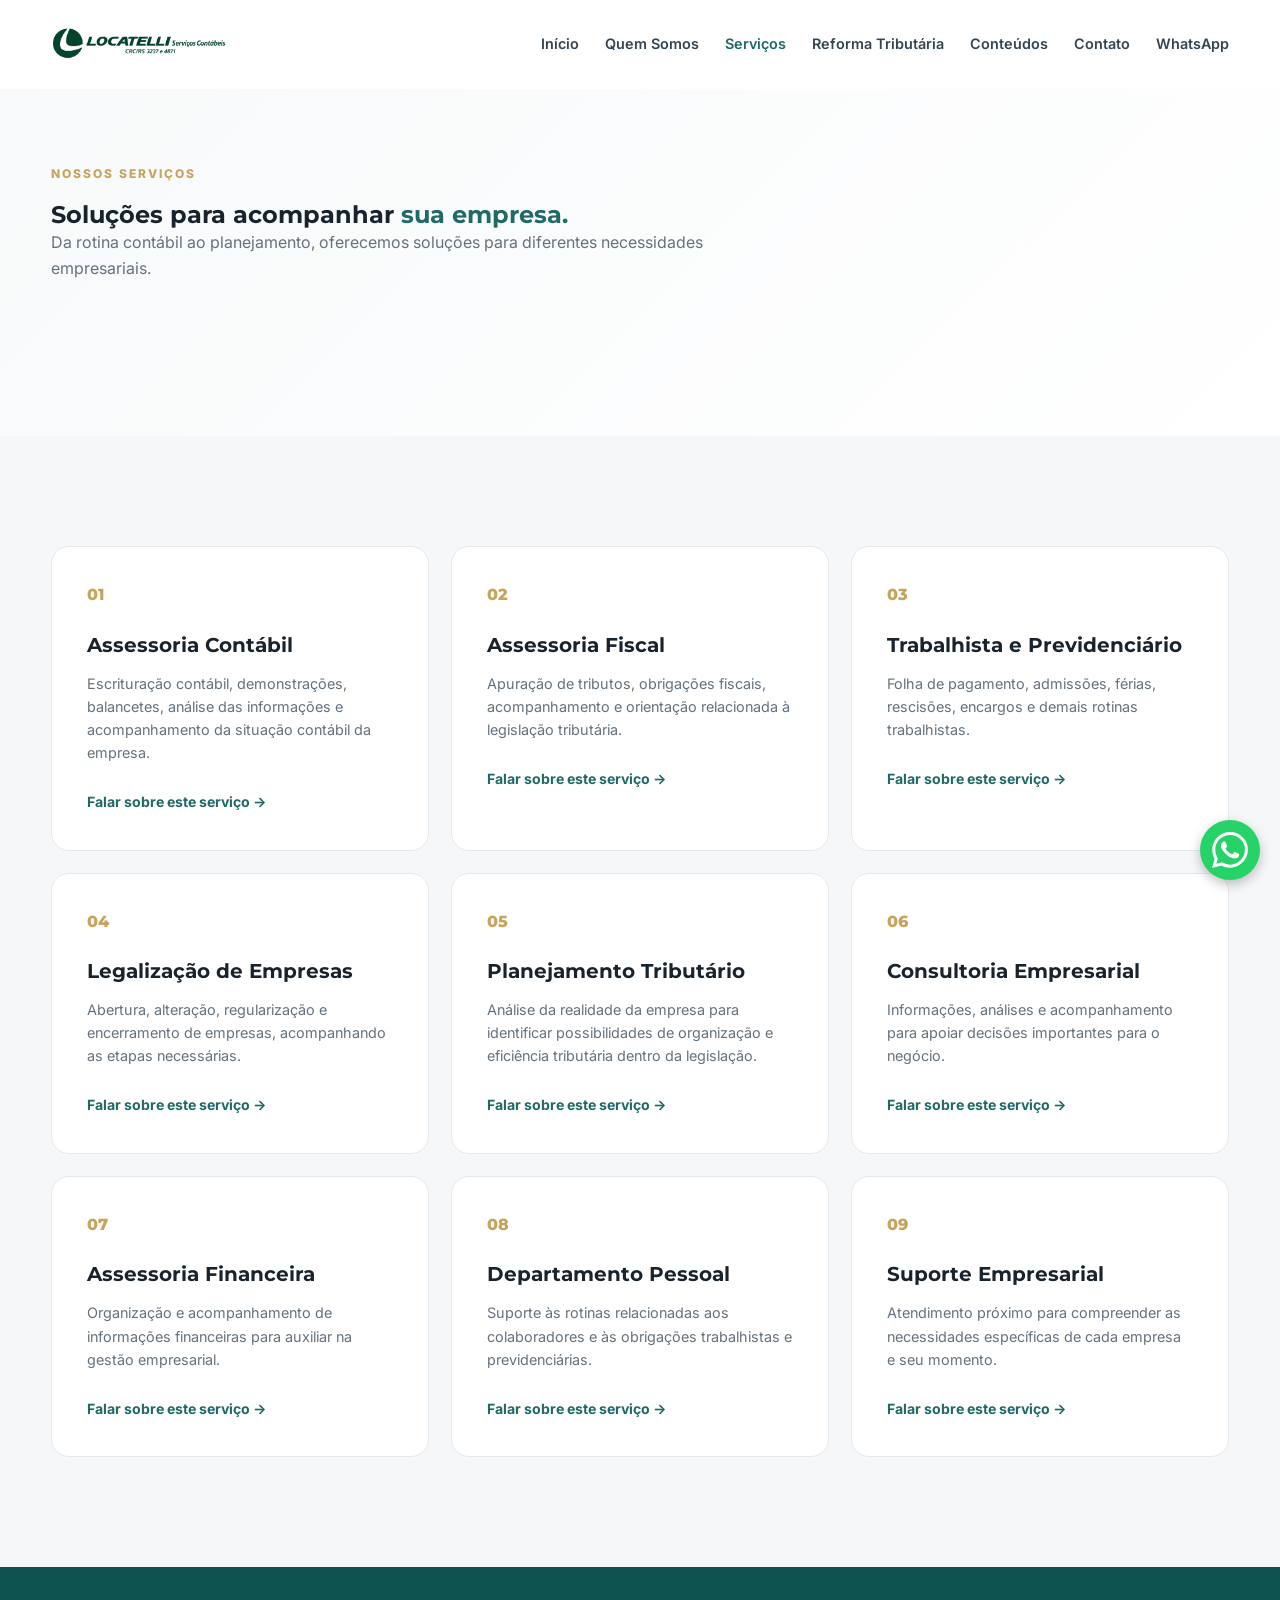
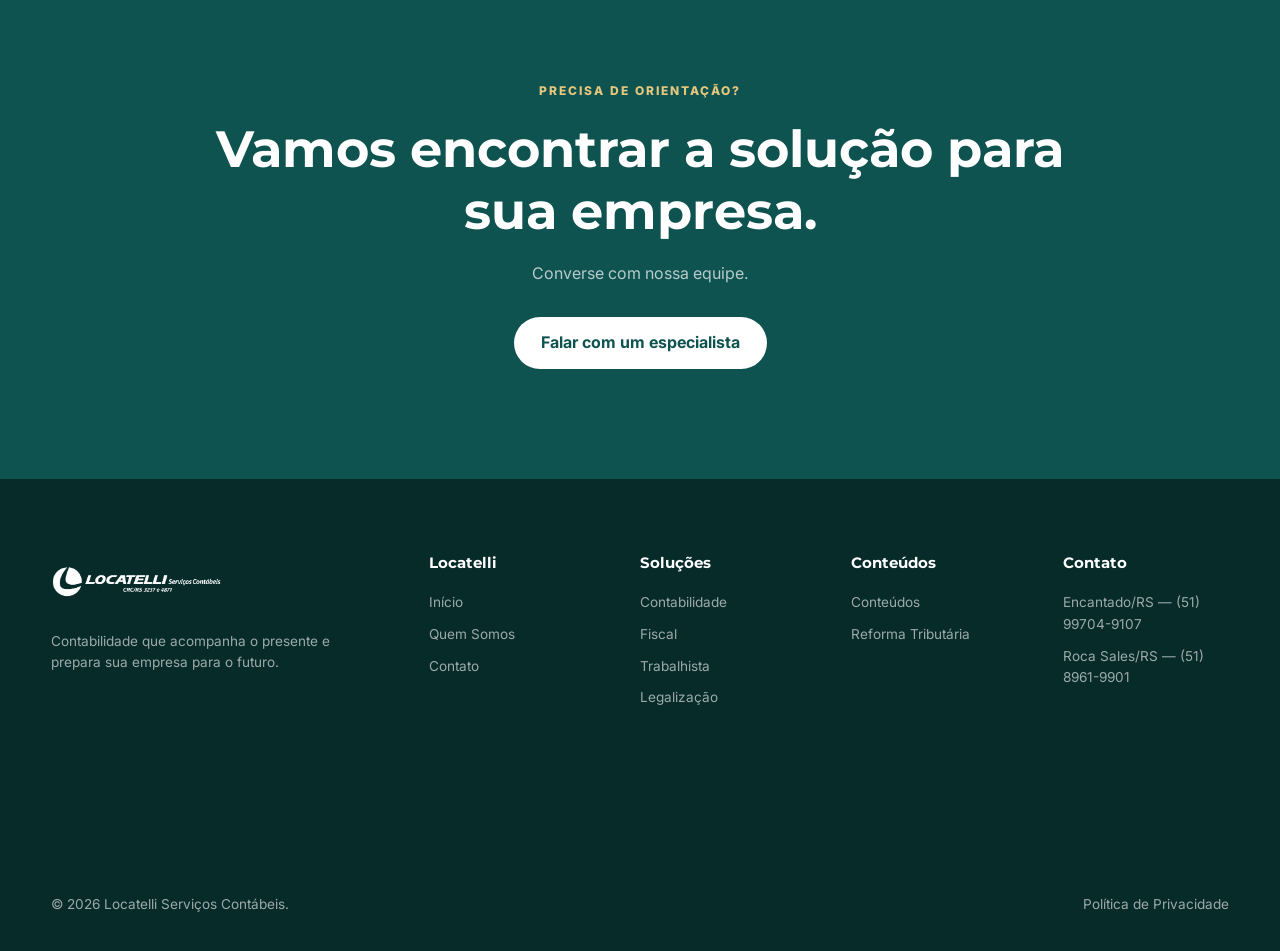
<file: servicos.html>
<!DOCTYPE html>
<html lang="pt-BR">

<head>

<meta charset="UTF-8">
<meta name="viewport" content="width=device-width, initial-scale=1.0">

<title>Serviços | Locatelli Serviços Contábeis</title>

<meta name="description"
content="Conheça as soluções contábeis, fiscais, trabalhistas, tributárias e empresariais da Locatelli.">

<link rel="preconnect" href="https://fonts.googleapis.com">
<link rel="preconnect" href="https://fonts.gstatic.com" crossorigin>

<link href="https://fonts.googleapis.com/css2?family=Inter:wght@400;500;600;700&family=Montserrat:wght@500;600;700;800&display=swap" rel="stylesheet">

<link rel="stylesheet" href="css/style.css">

</head>

<body>

<header class="header" id="header">

<div class="container nav-container">

<a href="index.html" class="logo">
<img src="imagens/logo.png" alt="Locatelli Serviços Contábeis">
</a>

<button class="menu-toggle" id="menuToggle">
<span></span>
<span></span>
<span></span>
</button>

<nav class="nav" id="nav">

<a href="index.html">Início</a>
<a href="quem-somos.html">Quem Somos</a>
<a href="servicos.html" class="active">Serviços</a>
<a href="reforma-tributaria.html">Reforma Tributária</a>
<a href="conteudos.html">Conteúdos</a>
<a href="contato.html">Contato</a>

<a href="#" class="nav-whatsapp whatsapp-link">
WhatsApp
</a>

</nav>

</div>

</header>


<main>

<section class="hero">

<div class="container">

<div class="section-heading">

<span class="eyebrow">
NOSSOS SERVIÇOS
</span>

<h1>
Soluções para acompanhar
<span>sua empresa.</span>
</h1>

<p>
Da rotina contábil ao planejamento, oferecemos
soluções para diferentes necessidades empresariais.
</p>

</div>

</div>

</section>


<section class="section section-light">

<div class="container">

<div class="services-grid">


<article class="service-card">

<div class="service-number">01</div>

<h3>Assessoria Contábil</h3>

<p>
Escrituração contábil, demonstrações, balancetes,
análise das informações e acompanhamento da
situação contábil da empresa.
</p>

<a href="#" class="whatsapp-link">
Falar sobre este serviço →
</a>

</article>


<article class="service-card">

<div class="service-number">02</div>

<h3>Assessoria Fiscal</h3>

<p>
Apuração de tributos, obrigações fiscais,
acompanhamento e orientação relacionada
à legislação tributária.
</p>

<a href="#" class="whatsapp-link">
Falar sobre este serviço →
</a>

</article>


<article class="service-card">

<div class="service-number">03</div>

<h3>Trabalhista e Previdenciário</h3>

<p>
Folha de pagamento, admissões, férias,
rescisões, encargos e demais rotinas
trabalhistas.
</p>

<a href="#" class="whatsapp-link">
Falar sobre este serviço →
</a>

</article>


<article class="service-card">

<div class="service-number">04</div>

<h3>Legalização de Empresas</h3>

<p>
Abertura, alteração, regularização e
encerramento de empresas, acompanhando
as etapas necessárias.
</p>

<a href="#" class="whatsapp-link">
Falar sobre este serviço →
</a>

</article>


<article class="service-card">

<div class="service-number">05</div>

<h3>Planejamento Tributário</h3>

<p>
Análise da realidade da empresa para
identificar possibilidades de organização
e eficiência tributária dentro da legislação.
</p>

<a href="#" class="whatsapp-link">
Falar sobre este serviço →
</a>

</article>


<article class="service-card">

<div class="service-number">06</div>

<h3>Consultoria Empresarial</h3>

<p>
Informações, análises e acompanhamento
para apoiar decisões importantes
para o negócio.
</p>

<a href="#" class="whatsapp-link">
Falar sobre este serviço →
</a>

</article>


<article class="service-card">

<div class="service-number">07</div>

<h3>Assessoria Financeira</h3>

<p>
Organização e acompanhamento de
informações financeiras para auxiliar
na gestão empresarial.
</p>

<a href="#" class="whatsapp-link">
Falar sobre este serviço →
</a>

</article>


<article class="service-card">

<div class="service-number">08</div>

<h3>Departamento Pessoal</h3>

<p>
Suporte às rotinas relacionadas aos
colaboradores e às obrigações trabalhistas
e previdenciárias.
</p>

<a href="#" class="whatsapp-link">
Falar sobre este serviço →
</a>

</article>


<article class="service-card">

<div class="service-number">09</div>

<h3>Suporte Empresarial</h3>

<p>
Atendimento próximo para compreender
as necessidades específicas de cada
empresa e seu momento.
</p>

<a href="#" class="whatsapp-link">
Falar sobre este serviço →
</a>

</article>


</div>

</div>

</section>


<section class="final-cta">

<div class="container">

<span class="eyebrow light">
PRECISA DE ORIENTAÇÃO?
</span>

<h2>
Vamos encontrar a solução
para sua empresa.
</h2>

<p>
Converse com nossa equipe.
</p>

<a href="#" class="btn btn-white whatsapp-link">
Falar com um especialista
</a>

</div>

</section>

</main>


<footer class="footer">

<div class="container footer-grid">

<div class="footer-brand">

<img src="imagens/logo.png"
alt="Locatelli Serviços Contábeis">

<p>
Contabilidade que acompanha o presente
e prepara sua empresa para o futuro.
</p>

</div>

<div>
<h4>Locatelli</h4>
<a href="index.html">Início</a>
<a href="quem-somos.html">Quem Somos</a>
<a href="contato.html">Contato</a>
</div>

<div>
<h4>Soluções</h4>
<a href="servicos.html">Contabilidade</a>
<a href="servicos.html">Fiscal</a>
<a href="servicos.html">Trabalhista</a>
<a href="servicos.html">Legalização</a>
</div>

<div>
<h4>Conteúdos</h4>
<a href="conteudos.html">Conteúdos</a>
<a href="reforma-tributaria.html">Reforma Tributária</a>
</div>

<div>
<h4>Contato</h4>
<a href="https://wa.me/5551997049107" target="_blank">
        Encantado/RS — (51) 99704-9107
    </a>

    <a href="https://wa.me/555189619901" target="_blank">
        Roca Sales/RS — (51) 8961-9901
</div>

</div>

<div class="footer-bottom">

<div class="container">

<span>
© 2026 Locatelli Serviços Contábeis.
</span>

<a href="privacidade.html">
Política de Privacidade
</a>

</div>

</div>

</footer>


<a href="https://linktr.ee/escritoriocontabillocatelli" class="btn-whatsapp-fixo" target="_blank" rel="noopener noreferrer">
   <svg class="icon-whats-vetor" viewBox="0 0 24 24" xmlns="http://w3.org">
        <path d="M17.472 14.382c-.297-.149-1.758-.867-2.03-.967-.273-.099-.471-.148-.67.15-.197.297-.767.966-.94 1.164-.173.199-.347.223-.644.075-.297-.15-1.255-.463-2.39-1.475-.883-.788-1.48-1.761-1.653-2.059-.173-.297-.018-.458.13-.606.134-.133.298-.347.446-.52.149-.174.198-.298.298-.497.099-.198.05-.371-.025-.52-.075-.149-.669-1.612-.916-2.207-.242-.579-.487-.5-.669-.51-.173-.008-.371-.01-.57-.01-.198 0-.52.074-.792.372-.272.297-1.04 1.016-1.04 2.479 0 1.462 1.065 2.875 1.213 3.074.149.198 2.096 3.2 5.077 4.487.709.306 1.262.489 1.694.625.712.227 1.36.195 1.871.118.571-.085 1.758-.719 2.006-1.413.248-.694.248-1.289.173-1.413-.074-.124-.272-.198-.57-.347m-5.421 7.403h-.004a9.87 9.87 0 01-5.031-1.378l-.361-.214-3.741.982.998-3.648-.235-.374a9.86 9.86 0 01-1.51-5.26c.001-5.45 4.436-9.884 9.888-9.884 2.64 0 5.122 1.03 6.988 2.898a9.825 9.825 0 012.893 6.994c-.003 5.45-4.437 9.884-9.885 9.884m8.413-18.297A11.815 11.815 0 0012.05 0C5.495 0 .16 5.334.157 11.892c0 2.096.547 4.142 1.588 5.945L0 24l6.335-1.662c1.746.953 3.71 1.454 5.709 1.455h.005c6.554 0 11.89-5.335 11.893-11.893a11.821 11.821 0 00-3.48-8.413z"/>
    </svg>
</a>


<script src="js/script.js"></script>

</body>
</html>
</file>
<file: css/style.css>
/* =====================================================
   LOCATELLI SERVIÇOS CONTÁBEIS
   SITE 2026
===================================================== */


/* =========================
   RESET
========================= */

* {
    margin: 0;
    padding: 0;
    box-sizing: border-box;
}

html {
    scroll-behavior: smooth;
}

body {
    font-family: "Inter", sans-serif;
    color: #18232d;
    background: #ffffff;
    line-height: 1.6;
}

img {
    max-width: 100%;
    display: block;
}

a {
    color: inherit;
    text-decoration: none;
}

button {
    font-family: inherit;
}


/* =========================
   VARIÁVEIS
========================= */

:root {

    --primary: #0e5350;
    --primary-dark: #072b29;

    --secondary: #1f6966;

    --accent: #c7a45b;

    --text: #18232d;
    --text-light: #65727e;

    --light: #f5f7f8;
    --white: #ffffff;

    --border: #e4e9ed;

    --shadow: 0 20px 50px #072b29;

    --radius: 18px;

    --container: 1200px;
}


/* =========================
   UTILITÁRIOS
========================= */

.container {
    width: min(92%, var(--container));
    margin: auto;
}

.section {
    padding: 110px 0;
}

.section-light {
    background: var(--light);
}

.center {
    text-align: center;
}

.eyebrow {
    display: inline-block;

    color: var(--accent);

    font-size: 0.75rem;
    font-weight: 800;

    letter-spacing: 2px;

    margin-bottom: 18px;
}

.eyebrow.light {
    color: #e5c77d;
}

h1,
h2,
h3,
h4 {
    font-family: "Montserrat", sans-serif;
    line-height: 1.2;
}

h2 {
    font-size: clamp(2rem, 4vw, 3.2rem);
}

h2 span,
h1 span {
    color: var(--secondary);
}

.section-heading {
    max-width: 800px;
    margin-bottom: 55px;
}

.section-heading.center {
    margin-left: auto;
    margin-right: auto;
}

.section-heading h2 {
    margin-bottom: 20px;
}

.section-heading p {
    color: var(--text-light);
    max-width: 700px;
}

.section-heading.center p {
    margin: auto;
}


/* =========================
   HEADER
========================= */

.header {
    position: fixed;
    top: 0;
    left: 0;

    width: 100%;

    z-index: 1000;

    background: rgba(255,255,255,0.96);

    border-bottom: 1px solid transparent;

    transition: 0.3s;
}

.header.scrolled {
    box-shadow: 0 5px 25px 
    background #072b29;
    border-color: var(--border);
}

.nav-container {
    height: 88px;

    display: flex;
    align-items: center;
    justify-content: space-between;
}

.logo img {
    width: 175px;
    max-height: 62px;
    object-fit: contain;
}

.nav {
    display: flex;
    align-items: center;
    gap: 26px;
}

.nav > a {
    font-size: 0.9rem;
    font-weight: 600;

    color: #344552;

    transition: 0.3s;
}

.nav > a:hover,
.nav > a.active {
    color: var(--secondary);
}

.menu-toggle {
    display: none;

    border: none;
    background: transparent;

    cursor: pointer;
}

.menu-toggle span {
    width: 27px;
    height: 2px;

    background: var(--primary);

    display: block;

    margin: 6px 0;
}


/* =========================
   HERO
========================= */

.hero {
    padding-top: 160px;
    padding-bottom: 100px;

    background:
        linear-gradient(
            135deg,
            #f7f9fa 0%,
            #ffffff 100%
        );
}

.hero-grid {
    display: grid;

    grid-template-columns: 1fr 1fr;

    gap: 70px;

    align-items: center;
}

.hero-content h1 {
    font-size: clamp(2.5rem, 5vw, 4.7rem);

    margin-bottom: 28px;

    letter-spacing: -2px;
}

.hero-content > p {
    color: var(--text-light);

    font-size: 1.1rem;

    max-width: 600px;

    margin-bottom: 35px;
}

.hero-buttons {
    display: flex;

    flex-wrap: wrap;

    gap: 14px;
}

.btn {
    display: inline-flex;

    align-items: center;
    justify-content: center;

    min-height: 52px;

    padding: 0 25px;

    border-radius: 50px;

    font-weight: 700;

    transition: 0.3s;

    border: 2px solid transparent;
}

.btn-primary {
    background: var(--primary);
    color: white;
}

.btn-primary:hover {
    background: var(--secondary);
    transform: translateY(-2px);
}

.btn-outline {
    border-color: var(--primary);
    color: var(--primary);
}

.btn-outline:hover {
    background: var(--primary);
    color: white;
}

.btn-white {
    background: white;
    color: var(--primary);
}

.hero-info {
    display: flex;
    gap: 10px;

    margin-top: 25px;

    font-size: 0.82rem;

    color: var(--text-light);
}

.hero-image {
    position: relative;
}

.hero-image > img {
    width: 100%;
    height: 560px;

    object-fit: cover;

    border-radius: 30px;

    box-shadow: var(--shadow);
}

.experience-card {
    position: absolute;

    left: -30px;
    bottom: 35px;

    background: white;

    padding: 22px 25px;

    border-radius: 15px;

    box-shadow: var(--shadow);

    display: flex;
    align-items: center;
    gap: 15px;
}

.experience-card strong {
    font-family: "Montserrat";
    font-size: 2.4rem;
    color: var(--primary);
}

.experience-card span {
    color: var(--text-light);
    font-size: 0.85rem;
}


/* =========================
   FEATURES
========================= */

.features-grid {
    display: grid;

    grid-template-columns: repeat(4, 1fr);

    gap: 20px;
}

.feature-card {
    padding: 35px 28px;

    border: 1px solid var(--border);

    border-radius: var(--radius);

    transition: 0.3s;
}

.feature-card:hover {
    transform: translateY(-7px);
    box-shadow: var(--shadow);
}

.feature-icon {
    width: 50px;
    height: 50px;

    border-radius: 12px;

    display: grid;
    place-items: center;

    background: #edf3f6;

    color: var(--secondary);

    font-size: 1.3rem;

    margin-bottom: 25px;
}

.feature-card h3 {
    margin-bottom: 12px;
}

.feature-card p {
    color: var(--text-light);

    font-size: 0.92rem;
}


/* =========================
   NÚMEROS
========================= */

.numbers-section {
    padding: 65px 0;

    background: var(--primary);

    color: white;
}

.numbers-grid {
    display: grid;

    grid-template-columns: repeat(5, 1fr);

    text-align: center;
}

.number-item {
    border-right: 1px solid rgba(255,255,255,0.15);
}

.number-item:last-child {
    border-right: none;
}

.number-item strong {
    display: block;

    font-family: "Montserrat";

    font-size: 2.5rem;
}

.number-item span {
    font-size: 0.85rem;

    color: rgba(255,255,255,0.7);
}


/* =========================
   SERVIÇOS
========================= */

.services-grid {
    display: grid;

    grid-template-columns: repeat(3, 1fr);

    gap: 22px;
}

.service-card {
    position: relative;

    background: white;

    border: 1px solid var(--border);

    padding: 35px;

    border-radius: var(--radius);

    transition: 0.3s;
}

.service-card:hover {
    transform: translateY(-6px);

    box-shadow: var(--shadow);
}

.service-number {
    color: var(--accent);

    font-family: "Montserrat";

    font-weight: 800;

    margin-bottom: 25px;
}

.service-card h3 {
    font-size: 1.25rem;

    margin-bottom: 15px;
}

.service-card p {
    color: var(--text-light);

    font-size: 0.9rem;

    margin-bottom: 25px;
}

.service-card a,
.situation-card a {
    color: var(--secondary);

    font-size: 0.88rem;

    font-weight: 700;
}


/* =========================
   SITUAÇÕES
========================= */

.situations-grid {
    display: grid;

    grid-template-columns: repeat(4, 1fr);

    gap: 18px;
}

.situation-card {
    padding: 30px;

    border: 1px solid var(--border);

    border-radius: var(--radius);
}

.situation-icon {
    display: grid;

    place-items: center;

    width: 45px;
    height: 45px;

    background: var(--primary);

    color: white;

    border-radius: 50%;

    margin-bottom: 22px;
}

.situation-card h3 {
    font-size: 1.05rem;

    margin-bottom: 10px;
}

.situation-card p {
    color: var(--text-light);

    font-size: 0.88rem;

    margin-bottom: 22px;
}


/* =========================
   REFORMA
========================= */

.reform-home {
    padding: 90px 0;

    background:
        linear-gradient(
            120deg,
            #072b29,
            #114b48
        );

    color: white;
}

.reform-grid {
    display: grid;

    grid-template-columns: 1.2fr 0.8fr;

    gap: 80px;

    align-items: center;
}

.reform-home h2 {
    font-size: clamp(2rem, 4vw, 3.5rem);

    margin-bottom: 20px;
}

.reform-home p {
    color: rgba(255,255,255,0.75);

    max-width: 650px;

    margin-bottom: 30px;
}

.reform-points {
    display: grid;

    grid-template-columns: 1fr 1fr;

    gap: 15px;
}

.reform-points div {
    border: 1px solid rgba(255,255,255,0.15);

    border-radius: 15px;

    padding: 25px;

    background: rgba(255,255,255,0.05);
}

.reform-points strong {
    display: block;

    color: #d8bc76;

    margin-bottom: 8px;
}

.reform-points span {
    font-weight: 700;
}


/* =========================
   FUTURO
========================= */

.future-grid {
    display: grid;

    grid-template-columns: 0.9fr 1.1fr;

    gap: 80px;

    align-items: center;
}

.future-image img {
    width: 100%;
    height: 600px;

    object-fit: cover;

    border-radius: 25px;
}

.future-content h2 {
    margin-bottom: 25px;
}

.future-content > p {
    color: var(--text-light);

    margin-bottom: 15px;
}

.future-list {
    margin-top: 35px;
}

.future-list div {
    display: flex;

    gap: 18px;

    align-items: center;

    padding: 15px 0;

    border-bottom: 1px solid var(--border);
}

.future-list span {
    color: var(--accent);

    font-weight: 800;
}

.future-list strong {
    font-size: 0.95rem;
}


/* =========================
   SEGMENTOS
========================= */

.segments-grid {
    display: grid;

    grid-template-columns: repeat(3, 1fr);

    gap: 15px;
}

.segments-grid div {
    padding: 30px;

    border: 1px solid var(--border);

    border-radius: 15px;

    font-family: "Montserrat";

    font-weight: 700;

    background: white;

    transition: 0.3s;
}

.segments-grid div:hover {
    background: var(--primary);

    color: white;

    transform: translateY(-4px);
}


/* =========================
   ABOUT
========================= */

.about-grid {
    display: grid;

    grid-template-columns: 1fr 1fr;

    gap: 80px;

    align-items: center;
}

.about-image {
    position: relative;
}

.about-image img {
    width: 100%;
    height: 550px;

    object-fit: cover;

    border-radius: 25px;
}

.about-badge {
    position: absolute;

    right: -25px;
    bottom: 30px;

    background: white;

    padding: 20px 25px;

    border-radius: 15px;

    box-shadow: var(--shadow);
}

.about-badge strong {
    display: block;

    font-family: "Montserrat";

    font-size: 2rem;

    color: var(--primary);
}

.about-badge span {
    color: var(--text-light);

    font-size: 0.8rem;
}

.about-content h2 {
    margin-bottom: 25px;
}

.about-content p {
    color: var(--text-light);

    margin-bottom: 15px;
}

.text-link {
    display: inline-block;

    margin-top: 20px;

    color: var(--secondary);

    font-weight: 800;
}


/* =========================
   SOCIAL
========================= */

.social-section {
    padding: 80px 0;

    background: var(--light);
}

.social-content {
    display: flex;

    justify-content: space-between;

    align-items: center;

    gap: 40px;
}

.social-content h2 {
    margin-bottom: 15px;
}

.social-content p {
    color: var(--text-light);
}


/* =========================
   CTA
========================= */

.final-cta {
    padding: 110px 0;

    background: var(--primary);

    color: white;

    text-align: center;
}

.final-cta h2 {
    max-width: 850px;

    margin: 0 auto 20px;
}

.final-cta p {
    color: rgba(255,255,255,0.7);

    margin-bottom: 30px;
}


/* =========================
   FOOTER
========================= */

.footer {
    background: #072b29;
        color: white;
}

.footer-grid {
    padding: 75px 0;

    display: grid;

    grid-template-columns: 2fr repeat(4, 1fr);

    gap: 45px;
}

.footer-brand img {
    width: 170px;

    margin-bottom: 20px;

    filter: brightness(0) invert(1);
}

.footer-brand p {
    color: rgba(255,255,255,0.6);

    max-width: 300px;

    font-size: 0.9rem;
}

.footer h4 {
    margin-bottom: 20px;

    font-size: 0.95rem;
}

.footer a,
.footer p {
    display: block;

    color: rgba(255,255,255,0.6);

    font-size: 0.85rem;

    margin-bottom: 10px;

    transition: 0.3s;
}

.footer a:hover {
    color: white;
}

.footer-bottom {
    border-top: 1px solid rgba(#072b29);

    padding: 25px 0;
}

.footer-bottom .container {
    display: flex;

    justify-content: space-between;

    gap: 20px;

    color: rgba(255,255,255,0.5);

    font-size: 0.75rem;
}


/* =========================
   WHATSAPP
========================= */

.floating-whatsapp {
    position: fixed;

    right: 25px;
    bottom: 25px;

    z-index: 900;

    width: 65px;
    height: 65px;

    display: grid;
    place-items: center;

    background: #168c4a;

    color: white;

    border-radius: 50%;

    box-shadow: 0 10px 30px rgba(0,0,0,0.2);

    font-weight: 800;
}

.floating-whatsapp span {
    display: none;
}


/* =========================
   COOKIES
========================= */

.cookie-banner {
    position: fixed;

    left: 20px;
    bottom: 20px;

    max-width: 480px;

    padding: 22px;

    background: white;

    border: 1px solid var(--border);

    border-radius: 15px;

    box-shadow: var(--shadow);

    z-index: 2000;

    display: none;
}

.cookie-banner.show {
    display: block;
}

.cookie-banner strong {
    display: block;

    margin-bottom: 5px;
}

.cookie-banner p {
    color: var(--text-light);

    font-size: 0.8rem;

    margin-bottom: 15px;
}

.cookie-buttons {
    display: flex;

    gap: 10px;
}

.cookie-buttons button {
    border: none;

    padding: 9px 15px;

    border-radius: 30px;

    cursor: pointer;

    background: var(--primary);

    color: white;

    font-size: 0.8rem;
}


/* =========================
   RESPONSIVIDADE
========================= */

@media (max-width: 1100px) {

    .nav {
        gap: 15px;
    }

    .nav > a {
        font-size: 0.8rem;
    }

    .features-grid {
        grid-template-columns: repeat(2, 1fr);
    }

    .situations-grid {
        grid-template-columns: repeat(2, 1fr);
    }

    .services-grid {
        grid-template-columns: repeat(2, 1fr);
    }

    .footer-grid {
        grid-template-columns: repeat(3, 1fr);
    }

}


@media (max-width: 800px) {

    .section {
        padding: 75px 0;
    }

    .nav-container {
        height: 75px;
    }

    .menu-toggle {
        display: block;
    }

    .nav {
        position: fixed;

        top: 75px;
        left: 0;

        width: 100%;

        background: white;

        padding: 25px;

        display: none;

        flex-direction: column;

        align-items: stretch;

        box-shadow: 0 20px 30px rgba(0,0,0,0.08);
    }

    .nav.open {
        display: flex;
    }

    .nav > a {
        padding: 10px 0;
    }

    .nav-whatsapp {
        text-align: center;
    }

    .hero {
        padding-top: 120px;
    }

    .hero-grid,
    .future-grid,
    .about-grid,
    .reform-grid {
        grid-template-columns: 1fr;

        gap: 45px;
    }

    .hero-content h1 {
        font-size: 2.7rem;
    }

    .hero-image {
        order: -1;
    }

    .hero-image img {
        height: 400px;
    }

    .experience-card {
        left: 15px;
        bottom: 20px;
    }

    .numbers-grid {
        grid-template-columns: repeat(2, 1fr);

        gap: 35px;
    }

    .number-item {
        border-right: none;
    }

    .future-image img,
    .about-image img {
        height: 400px;
    }

    .social-content {
        flex-direction: column;

        align-items: flex-start;
    }

    .footer-grid {
        grid-template-columns: repeat(2, 1fr);
    }

}


@media (max-width: 550px) {

    .hero-content h1 {
        font-size: 2.25rem;

        letter-spacing: -1px;
    }

    .hero-buttons {
        flex-direction: column;

        align-items: stretch;
    }

    .btn {
        width: 100%;
    }

    .hero-info {
        flex-wrap: wrap;
    }

    .features-grid,
    .services-grid,
    .situations-grid,
    .segments-grid {
        grid-template-columns: 1fr;
    }

    .reform-points {
        grid-template-columns: 1fr;
    }

    .footer-grid {
        grid-template-columns: 1fr;
    }

    .footer-bottom .container {
        flex-direction: column;
    }

    .floating-whatsapp {
        width: auto;
        height: auto;

        padding: 13px 18px;

        border-radius: 40px;
    }

    .floating-whatsapp span {
        display: block;
    }

    .cookie-banner {
        left: 10px;
        right: 10px;
        bottom: 10px;
    }

}

/* Container que empilha os botões um embaixo do outro */
.container-botoes-sociais {
  display: flex;
  flex-direction: column; /* Empilha os elementos verticalmente */
  align-items: center;    /* Centraliza os botões (mude para flex-start se preferir alinhado à esquerda) */
  gap: 12px;              /* Espaço de 12px entre o botão de cima e o de baixo */
}

/* Base de estilo idêntica para ambos os botões */
.btn-social {
  display: inline-flex;
  align-items: center;
  justify-content: center;
  gap: 10px;
  width: 200px;              /* Defini uma largura fixa para os dois botões terem o mesmo tamanho exato */
  padding: 12px 24px;
  border-radius: 50px;
  text-decoration: none;
  font-family: sans-serif;
  font-size: 12px;
  font-weight: bold;
  color: #ffffff !important;
  transition: background 0.3s;
}

/* Cor do botão do Instagram (Verde Escuro) */
.btn-instagram {
  background-color: #0b4f47;
}
.btn-instagram:hover {
  background-color: #083b35;
}

/* Cor do botão do Facebook (Mesmo verde ou se preferir o azul do Facebook use #1877F2) */
.btn-facebook {
  background-color: #0b4f47; /* Mantive o verde padrão da identidade da Locatelli */
}
.btn-facebook:hover {
  background-color: #083b35;
}

/* Ajuste dos ícones SVG */
.icon-social {
  width: 25px;
  height: 25px;
  fill: #ffffff;
}
.btn-menu-contato {
  background-color: #0b4f47; /* O mesmo verde padrão */
  color: #ffffff !important;  /* Letra branca */
  padding: 8px 20px;         /* Espaçamento interno para criar o formato do botão */
  border-radius: 50px;       /* Bordas arredondadas */
  text-decoration: none;
  font-weight: bold;
  transition: background 0.3s;
}

.btn-menu-contato:hover {
  background-color: #083b35; /* Efeito ao passar o mouse */
}
/* Balão verde flutuante */
.btn-whatsapp-fixo {
  position: fixed !important;
  bottom: 20px !important;
  right: 20px !important;
  width: 60px !important;
  height: 60px !important;
  background-color: #25d366 !important; /* Cor real do WhatsApp */
  border-radius: 50% !important; /* Formato circular perfeito */
  display: flex !important;
  align-items: center !important;
  justify-content: center !important;
  box-shadow: 0px 4px 12px rgba(0, 0, 0, 0.25) !important;
  z-index: 9999 !important;
  transition: transform 0.2s ease-in-out !important;
}

.btn-whatsapp-fixo:hover {
  transform: scale(1.08) !important;
}

/* Ajuste milimétrico do ícone interno oficial */
.icon-whats-vetor {
  width: 36px !important;   /* Tamanho ideal para manter a proporção do balão */
  height: 36px !important;
  fill: #ffffff !important;  /* Telefone e balão interno ficam totalmente brancos */
}
</file>
